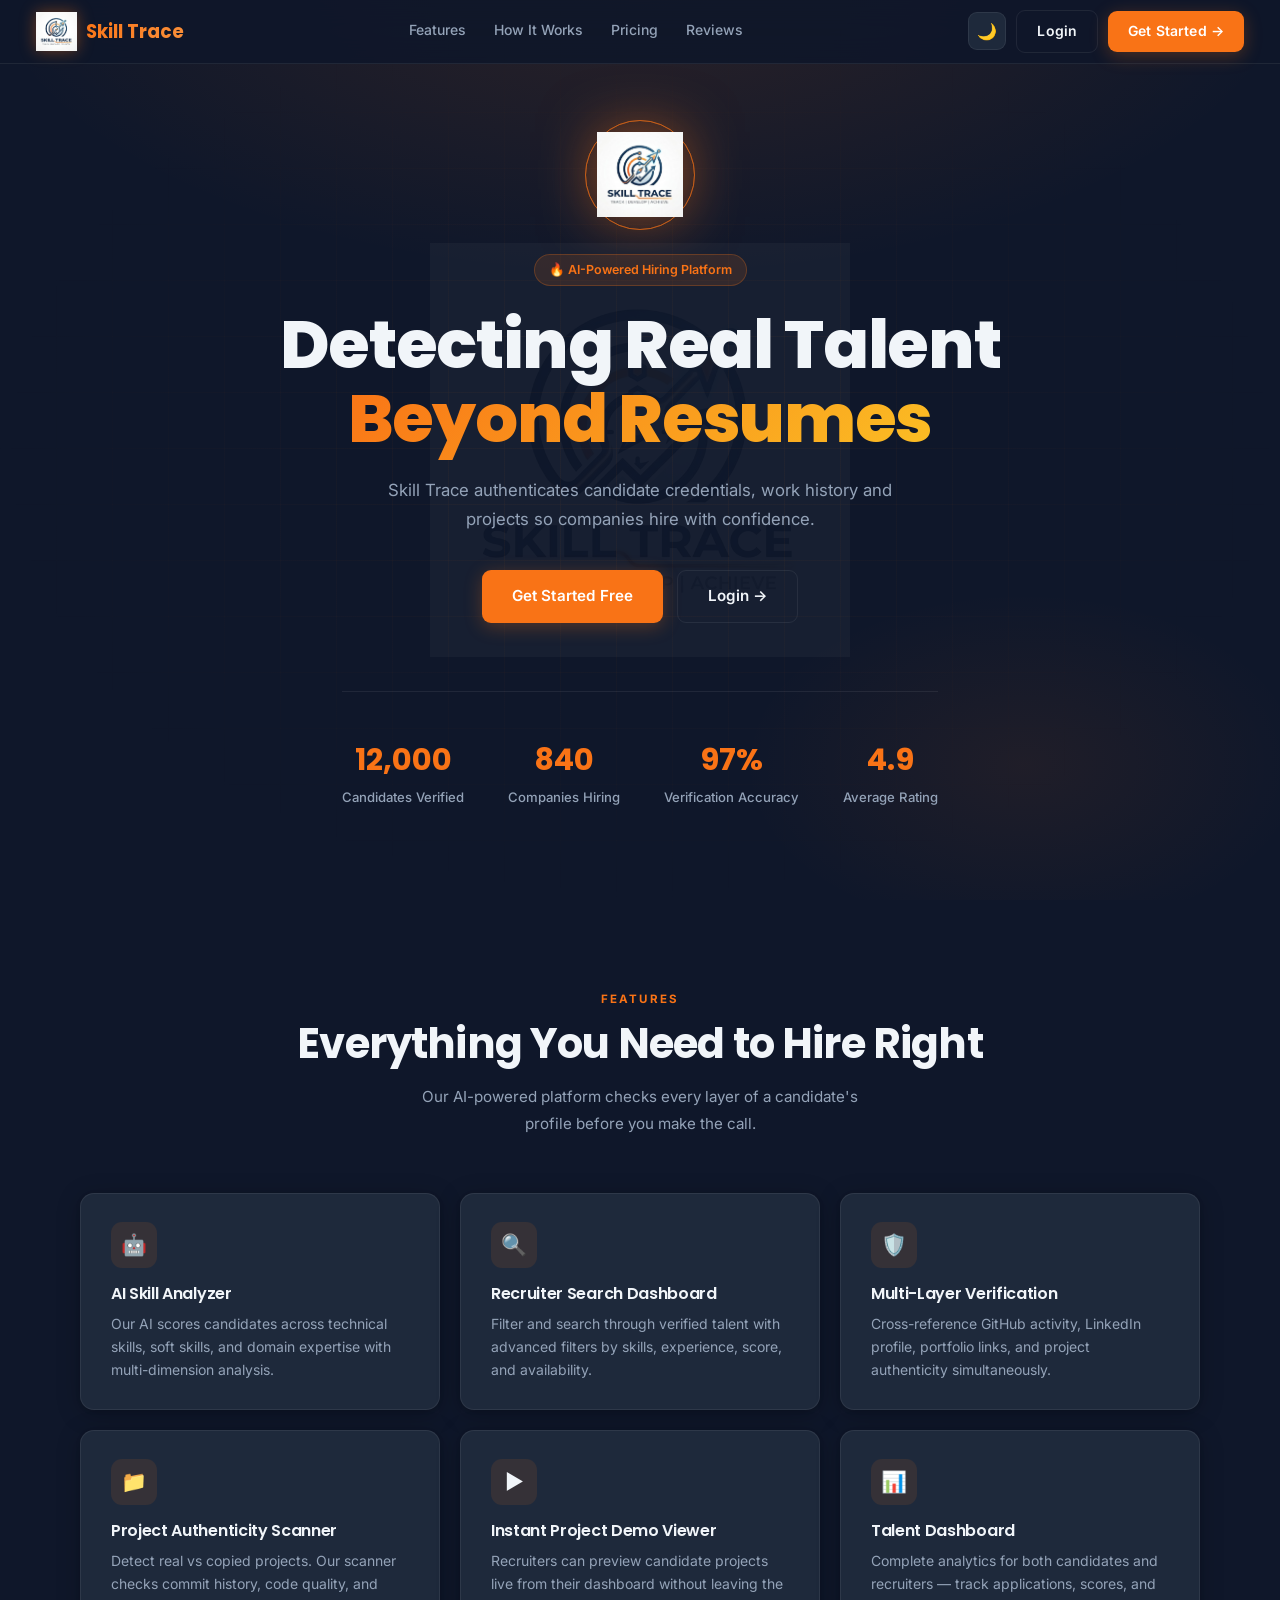
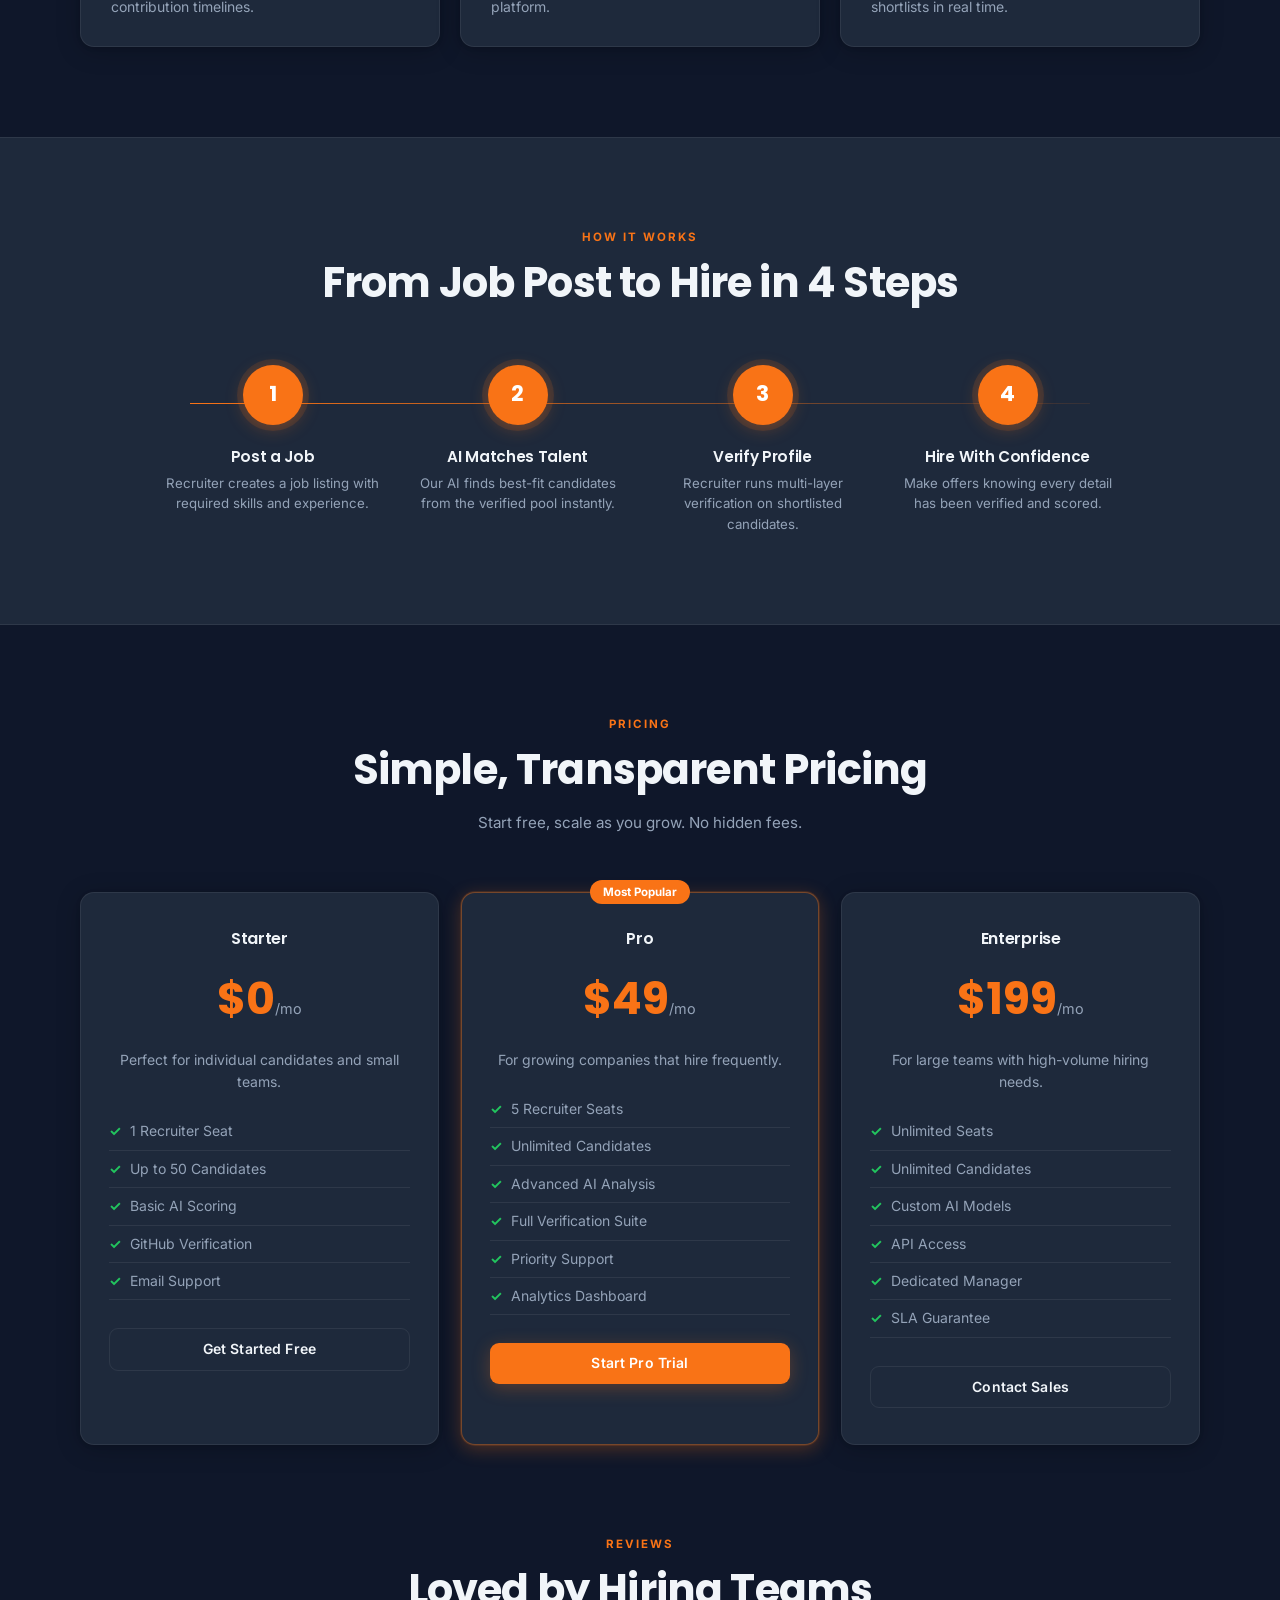
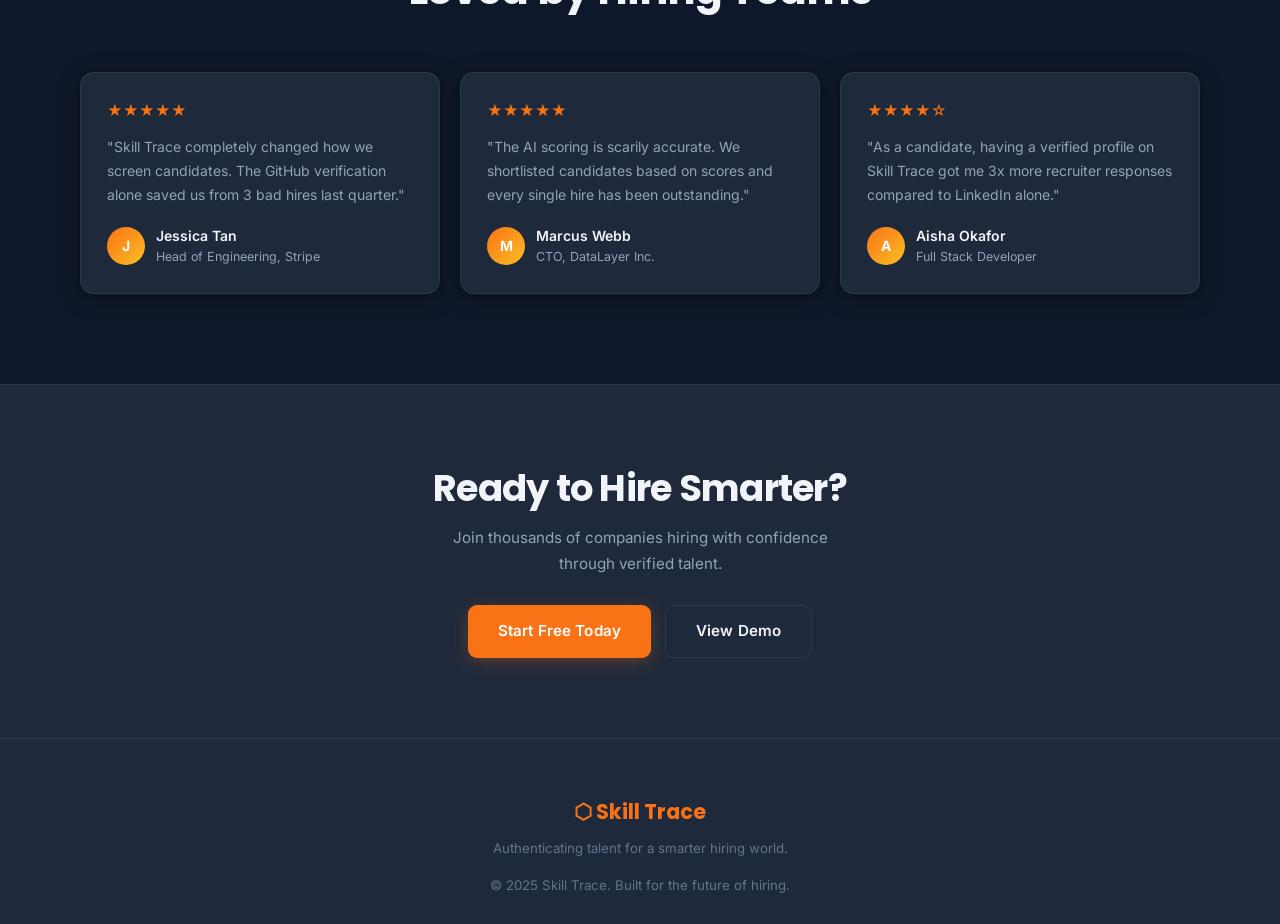
<file: index.html>
<!DOCTYPE html>
<html lang="en">
<head>
  <meta charset="UTF-8" />
  <meta name="viewport" content="width=device-width, initial-scale=1.0" />
  <title>Skill Trace – Detect Real Talent</title>
  <link rel="stylesheet" href="style.css" />
</head>
<body>

<!-- LOGO INTRO ANIMATION OVERLAY -->
<div id="logo-intro-overlay">
  <img id="logo-intro-img" src="logo.png" alt="Skill Trace" onerror="this.style.display='none';document.getElementById('logo-intro-text').style.display='block'" />
  <div id="logo-intro-text" style="display:none;font-family:'Poppins',sans-serif;font-size:2rem;font-weight:800;background:linear-gradient(135deg,#f97316,#fbbf24);-webkit-background-clip:text;-webkit-text-fill-color:transparent;animation:logoIntro 2.5s ease forwards">⬡ Skill Trace</div>
</div>

<!-- NAVBAR -->
<nav class="navbar">
  <a class="nav-logo" href="index.html">
    <img src="logo.png" alt="Skill Trace Logo" onerror="this.style.display='none'" />
    <span>Skill Trace</span>
  </a>
  <div class="nav-links">
    <a href="#features">Features</a>
    <a href="#how">How It Works</a>
    <a href="#pricing">Pricing</a>
    <a href="#reviews">Reviews</a>
  </div>
  <div class="nav-actions">
    <button class="theme-toggle">🌙</button>
    <a href="login.html" class="btn btn-outline">Login</a>
    <a href="signup.html" class="btn btn-primary">Get Started →</a>
  </div>
</nav>

<!-- HERO -->
<section class="hero">
  <div class="hero-bg"></div>
  <div class="hero-grid"></div>

  <!-- Watermark logo behind text -->
  <img class="hero-watermark" src="logo.png" alt="" onerror="this.style.display='none'" />

  <div class="hero-logo-wrap">
    <div class="radar-ring"></div>
    <div class="radar-ring"></div>
    <div class="radar-ring"></div>
    <img class="hero-logo-img" src="logo.png" alt="Skill Trace"
         onerror="this.outerHTML='<div style=\'font-size:5rem;animation:float 3.2s ease-in-out infinite;filter:drop-shadow(0 0 28px rgba(249,115,22,0.6));position:relative;z-index:1\'>⬡</div>'" />
  </div>

  <div class="hero-badge">🔥 AI-Powered Hiring Platform</div>

  <h1>Detecting Real Talent<br /><span>Beyond Resumes</span></h1>
  <p>Skill Trace authenticates candidate credentials, work history and projects so companies hire with confidence.</p>

  <div class="hero-btns">
    <a href="signup.html" class="btn btn-primary" style="padding:13px 30px;font-size:0.95rem">Get Started Free</a>
    <a href="login.html" class="btn btn-outline" style="padding:13px 30px;font-size:0.95rem">Login →</a>
  </div>

  <div class="hero-stats">
    <div class="stat-item"><div class="stat-num" data-target="12000">0</div><div class="stat-label">Candidates Verified</div></div>
    <div class="stat-item"><div class="stat-num" data-target="840">0</div><div class="stat-label">Companies Hiring</div></div>
    <div class="stat-item"><div class="stat-num" data-target="97" data-suffix="%">0</div><div class="stat-label">Verification Accuracy</div></div>
    <div class="stat-item"><div class="stat-num" data-target="4.9" data-decimal>0</div><div class="stat-label">Average Rating</div></div>
  </div>
</section>

<!-- FEATURES -->
<section class="section" id="features">
  <div class="section-header">
    <div class="section-label">Features</div>
    <h2>Everything You Need to Hire Right</h2>
    <p>Our AI-powered platform checks every layer of a candidate's profile before you make the call.</p>
  </div>
  <div class="features-grid">
    <div class="feature-card">
      <div class="feature-icon">🤖</div>
      <h3>AI Skill Analyzer</h3>
      <p>Our AI scores candidates across technical skills, soft skills, and domain expertise with multi-dimension analysis.</p>
    </div>
    <div class="feature-card">
      <div class="feature-icon">🔍</div>
      <h3>Recruiter Search Dashboard</h3>
      <p>Filter and search through verified talent with advanced filters by skills, experience, score, and availability.</p>
    </div>
    <div class="feature-card">
      <div class="feature-icon">🛡️</div>
      <h3>Multi-Layer Verification</h3>
      <p>Cross-reference GitHub activity, LinkedIn profile, portfolio links, and project authenticity simultaneously.</p>
    </div>
    <div class="feature-card">
      <div class="feature-icon">📁</div>
      <h3>Project Authenticity Scanner</h3>
      <p>Detect real vs copied projects. Our scanner checks commit history, code quality, and contribution timelines.</p>
    </div>
    <div class="feature-card">
      <div class="feature-icon">▶️</div>
      <h3>Instant Project Demo Viewer</h3>
      <p>Recruiters can preview candidate projects live from their dashboard without leaving the platform.</p>
    </div>
    <div class="feature-card">
      <div class="feature-icon">📊</div>
      <h3>Talent Dashboard</h3>
      <p>Complete analytics for both candidates and recruiters — track applications, scores, and shortlists in real time.</p>
    </div>
  </div>
</section>

<!-- HOW IT WORKS -->
<section class="how-section" id="how">
  <div style="max-width:1200px;margin:0 auto;padding:0 40px">
    <div class="section-header">
      <div class="section-label">How It Works</div>
      <h2>From Job Post to Hire in 4 Steps</h2>
    </div>
    <div class="how-steps">
      <div class="step-item"><div class="step-num">1</div><h3>Post a Job</h3><p>Recruiter creates a job listing with required skills and experience.</p></div>
      <div class="step-item"><div class="step-num">2</div><h3>AI Matches Talent</h3><p>Our AI finds best-fit candidates from the verified pool instantly.</p></div>
      <div class="step-item"><div class="step-num">3</div><h3>Verify Profile</h3><p>Recruiter runs multi-layer verification on shortlisted candidates.</p></div>
      <div class="step-item"><div class="step-num">4</div><h3>Hire With Confidence</h3><p>Make offers knowing every detail has been verified and scored.</p></div>
    </div>
  </div>
</section>

<!-- PRICING -->
<section class="section" id="pricing">
  <div class="section-header">
    <div class="section-label">Pricing</div>
    <h2>Simple, Transparent Pricing</h2>
    <p>Start free, scale as you grow. No hidden fees.</p>
  </div>
  <div class="pricing-grid">
    <div class="pricing-card">
      <h3>Starter</h3>
      <div class="pricing-price">$0<span>/mo</span></div>
      <p>Perfect for individual candidates and small teams.</p>
      <ul class="pricing-features">
        <li>1 Recruiter Seat</li><li>Up to 50 Candidates</li><li>Basic AI Scoring</li><li>GitHub Verification</li><li>Email Support</li>
      </ul>
      <a href="signup.html" class="btn btn-outline w-full" style="justify-content:center">Get Started Free</a>
    </div>
    <div class="pricing-card featured">
      <div class="pricing-badge">Most Popular</div>
      <h3>Pro</h3>
      <div class="pricing-price">$49<span>/mo</span></div>
      <p>For growing companies that hire frequently.</p>
      <ul class="pricing-features">
        <li>5 Recruiter Seats</li><li>Unlimited Candidates</li><li>Advanced AI Analysis</li><li>Full Verification Suite</li><li>Priority Support</li><li>Analytics Dashboard</li>
      </ul>
      <a href="signup.html" class="btn btn-primary w-full" style="justify-content:center">Start Pro Trial</a>
    </div>
    <div class="pricing-card">
      <h3>Enterprise</h3>
      <div class="pricing-price">$199<span>/mo</span></div>
      <p>For large teams with high-volume hiring needs.</p>
      <ul class="pricing-features">
        <li>Unlimited Seats</li><li>Unlimited Candidates</li><li>Custom AI Models</li><li>API Access</li><li>Dedicated Manager</li><li>SLA Guarantee</li>
      </ul>
      <a href="signup.html" class="btn btn-outline w-full" style="justify-content:center">Contact Sales</a>
    </div>
  </div>
</section>

<!-- REVIEWS -->
<section class="section" id="reviews" style="padding-top:0">
  <div class="section-header">
    <div class="section-label">Reviews</div>
    <h2>Loved by Hiring Teams</h2>
  </div>
  <div class="reviews-grid">
    <div class="review-card">
      <div class="review-stars">★★★★★</div>
      <p class="review-text">"Skill Trace completely changed how we screen candidates. The GitHub verification alone saved us from 3 bad hires last quarter."</p>
      <div class="review-author"><div class="review-avatar">J</div><div><div class="review-name">Jessica Tan</div><div class="review-role">Head of Engineering, Stripe</div></div></div>
    </div>
    <div class="review-card">
      <div class="review-stars">★★★★★</div>
      <p class="review-text">"The AI scoring is scarily accurate. We shortlisted candidates based on scores and every single hire has been outstanding."</p>
      <div class="review-author"><div class="review-avatar">M</div><div><div class="review-name">Marcus Webb</div><div class="review-role">CTO, DataLayer Inc.</div></div></div>
    </div>
    <div class="review-card">
      <div class="review-stars">★★★★☆</div>
      <p class="review-text">"As a candidate, having a verified profile on Skill Trace got me 3x more recruiter responses compared to LinkedIn alone."</p>
      <div class="review-author"><div class="review-avatar">A</div><div><div class="review-name">Aisha Okafor</div><div class="review-role">Full Stack Developer</div></div></div>
    </div>
  </div>
</section>

<!-- CTA -->
<section style="padding:80px 40px;text-align:center;background:var(--bg-card);border-top:1px solid var(--border)">
  <h2 style="font-size:2.3rem;font-weight:700;margin-bottom:14px">Ready to Hire Smarter?</h2>
  <p style="color:var(--text-muted);max-width:380px;margin:0 auto 28px;line-height:1.72;font-size:0.95rem">Join thousands of companies hiring with confidence through verified talent.</p>
  <div style="display:flex;gap:14px;justify-content:center;flex-wrap:wrap">
    <a href="signup.html" class="btn btn-primary" style="padding:13px 30px;font-size:0.95rem">Start Free Today</a>
    <a href="login.html" class="btn btn-outline" style="padding:13px 30px;font-size:0.95rem">View Demo</a>
  </div>
</section>

<footer class="footer">
  <div class="footer-logo">⬡ Skill Trace</div>
  <p>Authenticating talent for a smarter hiring world.</p>
  <p style="margin-top:16px">© 2025 Skill Trace. Built for the future of hiring.</p>
</footer>

<script src="script.js"></script>
<script>
  // Animate hero stats on scroll into view
  const observer = new IntersectionObserver((entries) => {
    entries.forEach(entry => {
      if (entry.isIntersecting) {
        document.querySelectorAll('[data-target]').forEach(el => {
          const target = parseFloat(el.getAttribute('data-target'));
          const suffix = el.getAttribute('data-suffix') || '';
          const isDecimal = el.hasAttribute('data-decimal');
          let current = 0; const steps = 60;
          const increment = target / steps;
          const timer = setInterval(() => {
            current += increment;
            if (current >= target) { current = target; clearInterval(timer); }
            el.textContent = isDecimal ? current.toFixed(1) + suffix : Math.floor(current).toLocaleString() + suffix;
          }, 1400 / steps);
        });
        observer.disconnect();
      }
    });
  });
  const statsEl = document.querySelector('.hero-stats');
  if (statsEl) observer.observe(statsEl);
</script>
</body>
</html>
</file>
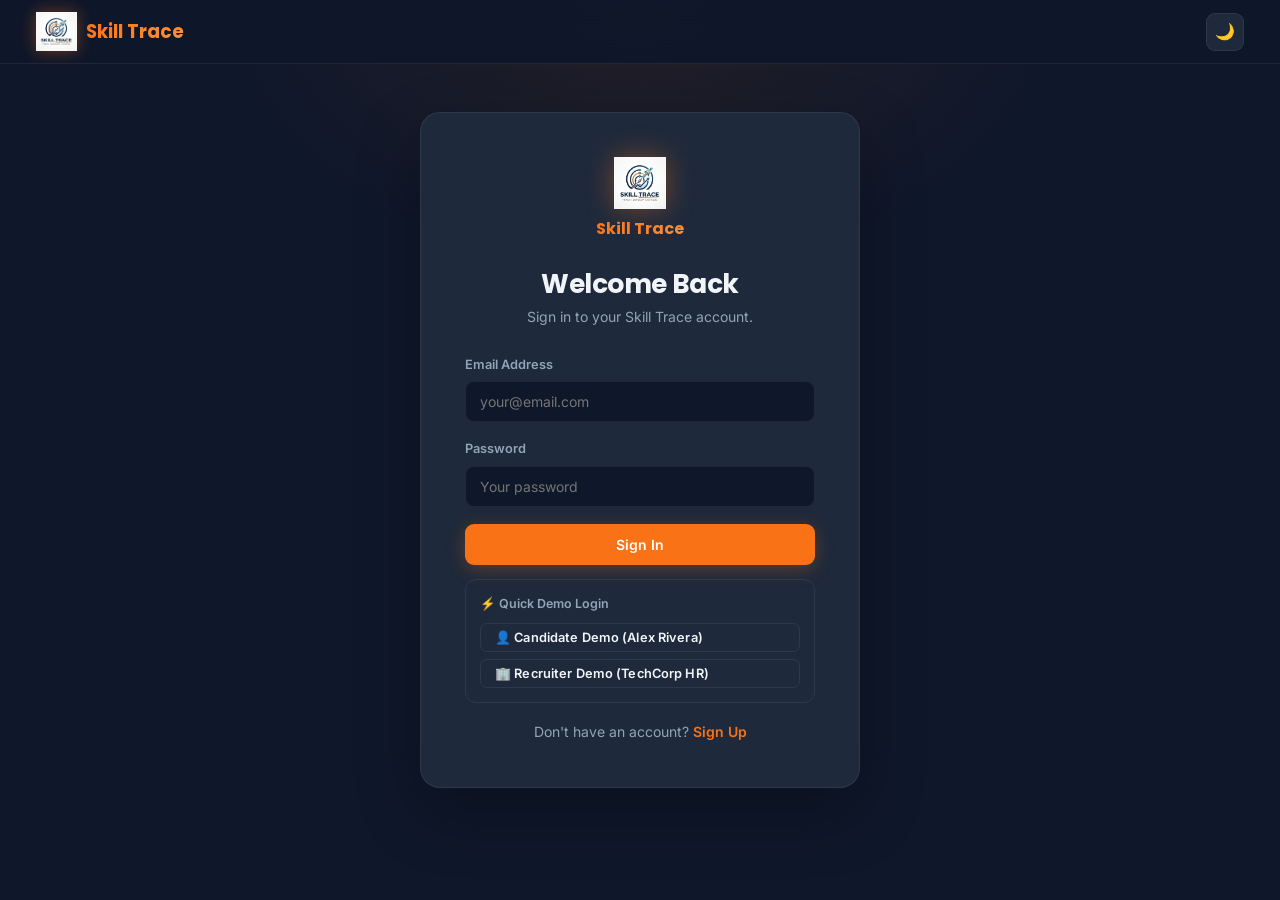
<file: candidate-dashboard.html>
<!DOCTYPE html>
<html lang="en">
<head>
  <meta charset="UTF-8" />
  <meta name="viewport" content="width=device-width, initial-scale=1.0" />
  <title>Dashboard – Skill Trace</title>
  <link rel="stylesheet" href="style.css" />
</head>
<body>

<nav class="navbar">
  <a class="nav-logo" href="index.html">
    <img src="logo.png" alt="Skill Trace" onerror="this.style.display='none'" />
    <span>Skill Trace</span>
  </a>
  <div class="nav-actions">
    <button class="theme-toggle">🌙</button>
    <a href="edit-profile.html" class="btn btn-outline btn-sm">✏️ Edit Profile</a>
  </div>
</nav>

<div class="dashboard-wrap">
  <aside class="sidebar">
    <div class="sidebar-logo-wrap">
      <img src="logo.png" alt="Skill Trace" onerror="this.style.display='none'" />
      <span>Skill Trace</span>
    </div>
    <div class="sidebar-user">
      <div class="sidebar-avatar" id="sidebar-avatar">A</div>
      <div class="sidebar-name" id="sidebar-name">Loading...</div>
      <div class="sidebar-role" id="sidebar-role">👤 Candidate</div>
    </div>
    <nav class="sidebar-nav">
      <div class="sidebar-label">Main Menu</div>
      <a href="candidate-dashboard.html" class="active"><span class="nav-icon">🏠</span> Dashboard</a>
      <a href="edit-profile.html"><span class="nav-icon">✏️</span> Edit Profile</a>
      <a href="job-search.html"><span class="nav-icon">🔍</span> Job Search</a>
      <a href="my-applications.html"><span class="nav-icon">📋</span> My Applications</a>
      <a href="resume-score.html"><span class="nav-icon">📊</span> Resume Score</a>
      <div class="sidebar-label">Account</div>
      <a href="edit-profile.html"><span class="nav-icon">⚙️</span> Settings</a>
    </nav>
    <div class="sidebar-logout">
      <a href="#" id="logout-btn"><span>🚪</span> Logout</a>
    </div>
  </aside>

  <main class="main-content">
    <div class="page-header">
      <h1>Welcome back, <span id="user-firstname" class="text-orange">Candidate</span>! 👋</h1>
      <p>Here's your activity overview and profile status.</p>
    </div>

    <!-- Verification Banner -->
    <div id="verify-banner" style="display:none;background:rgba(234,179,8,0.08);border:1px solid rgba(234,179,8,0.25);border-radius:12px;padding:14px 18px;margin-bottom:20px;align-items:center;gap:12px">
      <span style="font-size:1.3rem">⚠️</span>
      <div>
        <strong style="font-size:0.9rem">Profile Not Verified</strong>
        <p style="font-size:0.82rem;color:var(--text-muted);margin-top:2px">Complete your profile to get verified and increase recruiter visibility.</p>
      </div>
      <a href="edit-profile.html" class="btn btn-warning btn-sm" style="margin-left:auto;white-space:nowrap">Complete Profile</a>
    </div>

    <!-- STATS GRID — all cards are clickable -->
    <div class="stats-grid">
      <div class="stat-card" style="--card-color:#f97316" onclick="openModal('views')">
        <div class="stat-card-icon">👀</div>
        <div class="stat-card-value" id="stat-views">0</div>
        <div class="stat-card-label">Profile Views</div>
        <div class="stat-card-change">↑ Click to see who viewed</div>
      </div>
      <div class="stat-card" style="--card-color:#22c55e" onclick="openModal('apps')">
        <div class="stat-card-icon">📨</div>
        <div class="stat-card-value" id="stat-apps">0</div>
        <div class="stat-card-label">Applications Sent</div>
        <div class="stat-card-change">↑ Click to view list</div>
      </div>
      <div class="stat-card" style="--card-color:#3b82f6" onclick="openModal('score')">
        <div class="stat-card-icon">📊</div>
        <div class="stat-card-value" id="stat-score">0</div>
        <div class="stat-card-label">Resume Score / 10</div>
        <div class="stat-card-change">↑ Click for breakdown</div>
      </div>
      <div class="stat-card" style="--card-color:#a855f7" onclick="openModal('shortlisted')">
        <div class="stat-card-icon">⭐</div>
        <div class="stat-card-value" id="stat-shortlisted">0</div>
        <div class="stat-card-label">Shortlisted / Accepted</div>
        <div class="stat-card-change">↑ Click to see</div>
      </div>
    </div>

    <!-- ROW -->
    <div style="display:grid;grid-template-columns:1fr 1.5fr;gap:20px;margin-bottom:20px">
      <div class="card">
        <div class="card-header">
          <span class="card-title">Profile Completion</span>
          <span id="profile-pct" style="font-family:'Poppins',sans-serif;color:var(--orange);font-weight:700">0%</span>
        </div>
        <div id="completion-items"></div>
        <a href="edit-profile.html" class="btn btn-primary w-full mt-16" style="justify-content:center">Complete Profile</a>
      </div>
      <div class="card">
        <div class="card-header">
          <span class="card-title">🔥 Recommended Jobs</span>
          <a href="job-search.html" class="btn btn-outline btn-sm">View All</a>
        </div>
        <div id="recommended-jobs"></div>
      </div>
    </div>

    <!-- Verification Status -->
    <div class="card">
      <div class="card-header"><span class="card-title">Verification Status</span></div>
      <div style="display:flex;align-items:center;gap:18px">
        <div id="verify-status-icon" style="font-size:2.2rem">⏳</div>
        <div>
          <div id="verify-status-text" style="font-size:1.05rem;font-weight:600">Pending Verification</div>
          <div style="color:var(--text-muted);font-size:0.84rem;margin-top:3px" id="verify-status-sub">Complete your profile and wait for recruiter verification.</div>
        </div>
        <div id="verify-badge-wrap" style="margin-left:auto"></div>
      </div>
    </div>

    <!-- Recent Application Status -->
    <div class="card">
      <div class="card-header">
        <span class="card-title">📋 Recent Application Status</span>
        <a href="my-applications.html" class="btn btn-outline btn-sm">View All</a>
      </div>
      <div id="recent-app-status"></div>
    </div>

  </main>
</div>

<!-- ── MODAL: Profile Views ──────────────────── -->
<div class="modal-overlay" id="modal-views">
  <div class="modal">
    <div class="modal-header">
      <span class="modal-title">👀 Companies That Viewed Your Profile</span>
      <button class="modal-close" onclick="closeModal('views')">✕</button>
    </div>
    <div id="modal-views-content"></div>
  </div>
</div>

<!-- ── MODAL: My Applications ────────────────── -->
<div class="modal-overlay" id="modal-apps">
  <div class="modal" style="max-width:580px">
    <div class="modal-header">
      <span class="modal-title">📨 My Applications</span>
      <button class="modal-close" onclick="closeModal('apps')">✕</button>
    </div>
    <div id="modal-apps-content"></div>
  </div>
</div>

<!-- ── MODAL: Resume Score ───────────────────── -->
<div class="modal-overlay" id="modal-score">
  <div class="modal" style="max-width:520px">
    <div class="modal-header">
      <span class="modal-title">📊 Resume Score Breakdown</span>
      <button class="modal-close" onclick="closeModal('score')">✕</button>
    </div>
    <div id="modal-score-content"></div>
  </div>
</div>

<!-- ── MODAL: Shortlisted ────────────────────── -->
<div class="modal-overlay" id="modal-shortlisted">
  <div class="modal">
    <div class="modal-header">
      <span class="modal-title">⭐ Shortlisted & Accepted Applications</span>
      <button class="modal-close" onclick="closeModal('shortlisted')">✕</button>
    </div>
    <div id="modal-shortlisted-content"></div>
  </div>
</div>

<script src="script.js"></script>
<script>
  const user = requireAuth('candidate');
  if (user) {
    document.getElementById('user-firstname').textContent = user.name.split(' ')[0];

    const score = calculateScore(user);
    document.getElementById('stat-score').textContent = score;

    const allApps = getApplications().filter(a => a.candidateEmail === user.email);
    animateNumber(document.getElementById('stat-apps'), allApps.length);
    animateNumber(document.getElementById('stat-views'), getProfileViews(user.email));

    const accepted = allApps.filter(a => a.status === 'Accepted' || a.status === 'Shortlisted').length;
    animateNumber(document.getElementById('stat-shortlisted'), accepted);

    // Profile completion
    const profile = user.profile || {};
    const checks = [
      { label: 'Full Name', done: !!user.name },
      { label: 'Role / Title', done: !!profile.role },
      { label: 'Skills Added', done: !!(profile.skills && profile.skills.length > 0) },
      { label: 'Experience', done: !!profile.experience },
      { label: 'Projects', done: !!profile.projects },
      { label: 'GitHub URL', done: !!profile.github },
      { label: 'LinkedIn URL', done: !!profile.linkedin },
    ];
    const done = checks.filter(c => c.done).length;
    const pct = Math.round((done / checks.length) * 100);
    document.getElementById('profile-pct').textContent = pct + '%';
    const ciEl = document.getElementById('completion-items');
    checks.forEach(c => {
      const div = document.createElement('div');
      div.style.cssText = 'display:flex;align-items:center;gap:9px;padding:7px 0;border-bottom:1px solid var(--border);font-size:0.84rem';
      div.innerHTML = `<span style="color:${c.done ? 'var(--success)' : 'var(--text-dim)'}">${c.done ? '✅' : '⭕'}</span> ${c.label}`;
      ciEl.appendChild(div);
    });

    // Verification status
    const vs = user.verificationStatus || 'pending';
    const statusMap = {
      verified: { icon: '✅', text: 'Verified', sub: 'Your profile has been verified by recruiters.', badge: 'badge-verified' },
      pending:  { icon: '⏳', text: 'Pending Verification', sub: 'Complete your profile and wait for recruiter verification.', badge: 'badge-pending' },
      rejected: { icon: '❌', text: 'Verification Rejected', sub: 'Some credentials could not be verified. Update your profile.', badge: 'badge-rejected' }
    };
    const sm = statusMap[vs] || statusMap.pending;
    document.getElementById('verify-status-icon').textContent = sm.icon;
    document.getElementById('verify-status-text').textContent = sm.text;
    document.getElementById('verify-status-sub').textContent = sm.sub;
    document.getElementById('verify-badge-wrap').innerHTML = `<span class="verification-badge ${sm.badge}">${sm.text}</span>`;

    // Recommended jobs
    const jobs = getJobs().slice(0, 3);
    const rjEl = document.getElementById('recommended-jobs');
    if (jobs.length === 0) {
      rjEl.innerHTML = '<div class="empty-state"><div class="empty-icon">🔍</div><h3>No Jobs Yet</h3><p>Recruiters haven\'t posted jobs yet.</p></div>';
    } else {
      jobs.forEach(job => {
        const div = document.createElement('div');
        div.style.cssText = 'padding:11px;border:1px solid var(--border);border-radius:10px;margin-bottom:9px;display:flex;align-items:center;justify-content:space-between;gap:12px;transition:all 0.2s';
        div.innerHTML = `
          <div>
            <div style="font-weight:600;font-size:0.88rem">${job.title}</div>
            <div style="color:var(--orange);font-size:0.78rem">${job.company}</div>
            <div style="color:var(--text-muted);font-size:0.76rem;margin-top:3px">💼 ${job.experience}</div>
          </div>
          <a href="job-search.html" class="btn btn-primary btn-sm" style="white-space:nowrap">Apply</a>`;
        rjEl.appendChild(div);
      });
    }

    // Recent application status (synced from recruiter actions)
    const rasEl = document.getElementById('recent-app-status');
    const recentApps = allApps.slice(-4).reverse();
    if (recentApps.length === 0) {
      rasEl.innerHTML = '<div class="empty-state"><div class="empty-icon">📋</div><h3>No applications yet</h3><p>Apply to jobs and track status here.</p></div>';
    } else {
      recentApps.forEach(app => {
        const job = getJobs().find(j => j.id === app.jobId);
        if (!job) return;
        const statusClass = getStatusClass(app.status);
        const statusIcon = getStatusIcon(app.status);
        const div = document.createElement('div');
        div.style.cssText = 'display:flex;align-items:center;gap:13px;padding:11px 0;border-bottom:1px solid var(--border)';
        div.innerHTML = `
          <div style="flex:1">
            <div style="font-weight:600;font-size:0.88rem">${job.title}</div>
            <div style="color:var(--orange);font-size:0.78rem">${job.company}</div>
          </div>
          <span class="app-status ${statusClass}">${statusIcon} ${app.status}</span>`;
        rasEl.appendChild(div);
      });
    }

    // Banner
    if (vs !== 'verified' && pct < 60) {
      document.getElementById('verify-banner').style.display = 'flex';
    }
  }

  // ── MODAL LOGIC ────────────────────────────
  function openModal(type) {
    const modal = document.getElementById('modal-' + type);
    if (!modal) return;
    const contentEl = document.getElementById('modal-' + type + '-content');
    contentEl.innerHTML = '';

    if (type === 'views') {
      // Simulated companies
      const companies = [
        { name: 'TechCorp Inc.', role: 'Senior Frontend Developer', time: '2 hours ago', logo: '🏢' },
        { name: 'DataFlow Systems', role: 'Full Stack Engineer', time: '1 day ago', logo: '📊' },
        { name: 'DesignStudio', role: 'UI/UX Designer', time: '2 days ago', logo: '🎨' },
        { name: 'CloudBase Inc.', role: 'Frontend Developer', time: '3 days ago', logo: '☁️' },
        { name: 'FinTech Labs', role: 'React Developer', time: '1 week ago', logo: '💳' },
      ];
      companies.forEach(c => {
        const div = document.createElement('div');
        div.style.cssText = 'display:flex;align-items:center;gap:13px;padding:12px;border:1px solid var(--border);border-radius:10px;margin-bottom:9px';
        div.innerHTML = `
          <div style="font-size:1.8rem;flex-shrink:0">${c.logo}</div>
          <div style="flex:1">
            <div style="font-weight:600;font-size:0.9rem">${c.name}</div>
            <div style="color:var(--text-muted);font-size:0.8rem">${c.role}</div>
          </div>
          <div style="font-size:0.75rem;color:var(--text-dim)">${c.time}</div>`;
        contentEl.appendChild(div);
      });
    }

    else if (type === 'apps') {
      const apps = getApplications().filter(a => a.candidateEmail === user.email);
      if (apps.length === 0) {
        contentEl.innerHTML = '<div class="empty-state"><div class="empty-icon">📋</div><h3>No applications yet</h3><p>Browse and apply to jobs.</p></div>';
      } else {
        apps.forEach(app => {
          const job = getJobs().find(j => j.id === app.jobId);
          if (!job) return;
          const statusClass = getStatusClass(app.status);
          const statusIcon = getStatusIcon(app.status);
          const div = document.createElement('div');
          div.style.cssText = 'padding:13px;border:1px solid var(--border);border-radius:10px;margin-bottom:9px;display:flex;align-items:center;gap:13px';
          div.innerHTML = `
            <div style="flex:1">
              <div style="font-weight:600;font-size:0.9rem">${job.title}</div>
              <div style="color:var(--orange);font-size:0.8rem">${job.company}</div>
              <div style="color:var(--text-dim);font-size:0.75rem;margin-top:3px">Applied: ${app.appliedAt}${app.updatedAt ? ' · Updated: '+app.updatedAt : ''}</div>
            </div>
            <span class="app-status ${statusClass}">${statusIcon} ${app.status}</span>`;
          contentEl.appendChild(div);
        });
      }
    }

    else if (type === 'score') {
      const s = calculateScore(user);
      const profile = user.profile || {};
      const items = [
        { label: '🔧 Skill Relevance', pct: profile.skills && profile.skills.length ? Math.min(100, profile.skills.length * 20) : 0 },
        { label: '📁 Project Authenticity', pct: profile.projects ? 80 : 0 },
        { label: '💼 Experience Validation', pct: profile.experience ? 90 : 0 },
        { label: '🔗 GitHub Connected', pct: profile.github ? 100 : 0 },
        { label: '💼 LinkedIn Connected', pct: profile.linkedin ? 100 : 0 },
        { label: '🌐 Portfolio Added', pct: profile.portfolio ? 100 : 0 },
      ];
      contentEl.innerHTML = `
        <div style="text-align:center;margin-bottom:20px">
          <div style="font-family:'Poppins',sans-serif;font-size:3rem;font-weight:700;color:var(--orange)">${s}</div>
          <div style="color:var(--text-muted);font-size:0.875rem">out of 10</div>
        </div>`;
      items.forEach(item => {
        const d = document.createElement('div');
        d.className = 'progress-item';
        d.innerHTML = `
          <div class="progress-label"><span>${item.label}</span><span>${item.pct}%</span></div>
          <div class="progress-bar"><div class="progress-fill" style="width:0%"></div></div>`;
        contentEl.appendChild(d);
        setTimeout(() => { d.querySelector('.progress-fill').style.width = item.pct + '%'; }, 100);
      });
      const tip = document.createElement('a');
      tip.href = 'resume-score.html';
      tip.className = 'btn btn-primary w-full mt-16';
      tip.style.cssText = 'justify-content:center;margin-top:16px';
      tip.textContent = '📊 View Full Score Page';
      contentEl.appendChild(tip);
    }

    else if (type === 'shortlisted') {
      const apps = getApplications().filter(a => a.candidateEmail === user.email && (a.status === 'Accepted' || a.status === 'Shortlisted'));
      if (apps.length === 0) {
        contentEl.innerHTML = '<div class="empty-state"><div class="empty-icon">⭐</div><h3>No shortlisted applications yet</h3><p>Keep applying to jobs to get noticed!</p></div>';
      } else {
        apps.forEach(app => {
          const job = getJobs().find(j => j.id === app.jobId);
          if (!job) return;
          const statusClass = getStatusClass(app.status);
          const div = document.createElement('div');
          div.style.cssText = 'padding:13px;border:1px solid rgba(34,197,94,0.2);background:rgba(34,197,94,0.04);border-radius:10px;margin-bottom:9px;display:flex;align-items:center;gap:13px';
          div.innerHTML = `
            <div style="flex:1">
              <div style="font-weight:600;font-size:0.9rem">${job.title}</div>
              <div style="color:var(--orange);font-size:0.8rem">${job.company}</div>
            </div>
            <span class="app-status ${statusClass}">${getStatusIcon(app.status)} ${app.status}</span>`;
          contentEl.appendChild(div);
        });
      }
    }

    modal.classList.add('open');
  }

  function closeModal(type) {
    document.getElementById('modal-' + type).classList.remove('open');
  }

  // Close on backdrop click
  document.querySelectorAll('.modal-overlay').forEach(overlay => {
    overlay.addEventListener('click', e => { if (e.target === overlay) overlay.classList.remove('open'); });
  });
</script>
</body>
</html>
</file>
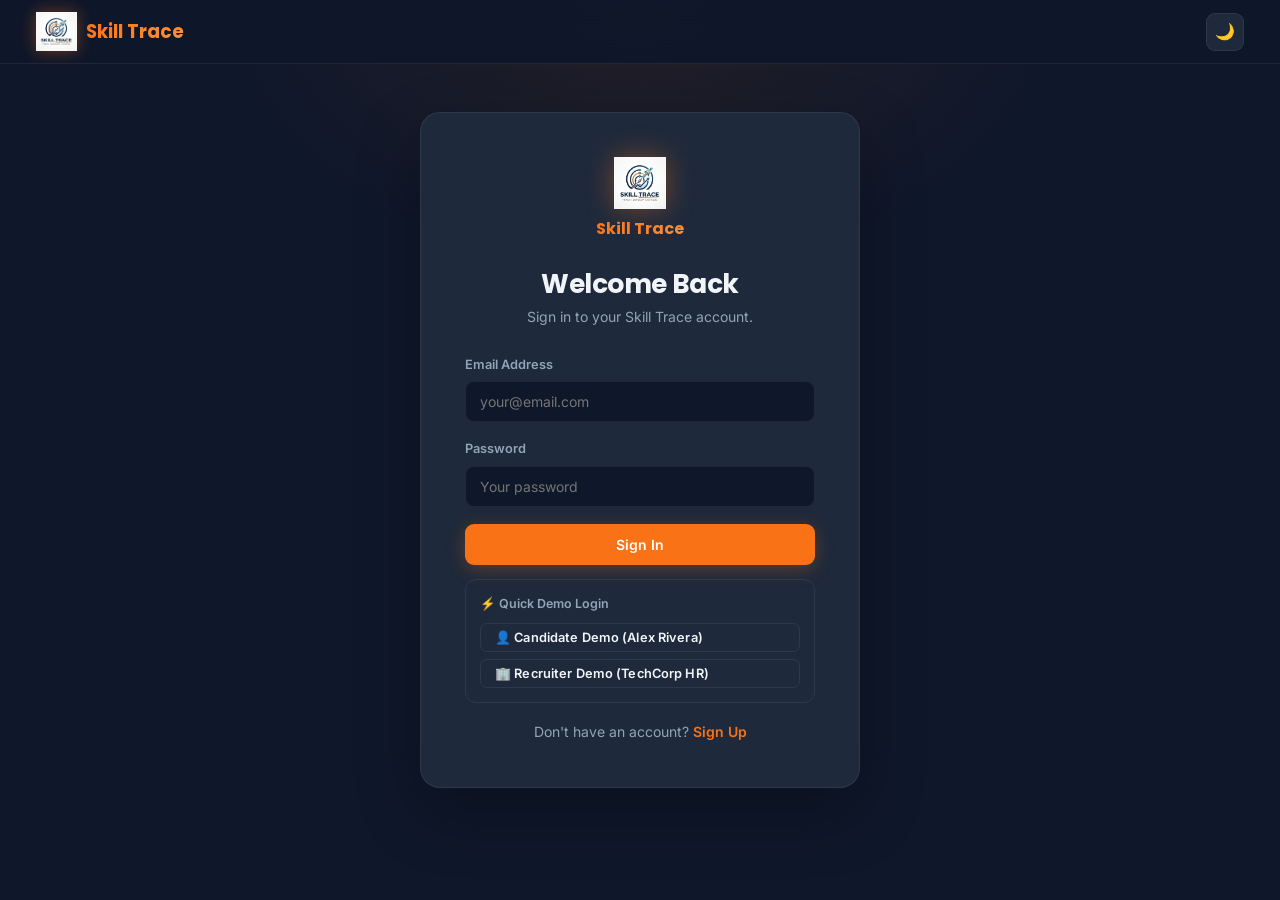
<file: candidate-search.html>
<!DOCTYPE html>
<html lang="en">
<head>
  <meta charset="UTF-8" />
  <meta name="viewport" content="width=device-width, initial-scale=1.0" />
  <title>Search Candidates – Skill Trace</title>
  <link rel="stylesheet" href="style.css" />
</head>
<body>

<nav class="navbar">
  <a class="nav-logo" href="index.html"><img src="logo.png" alt="Skill Trace" onerror="this.style.display='none'" /><span>Skill Trace</span></a>
  <div class="nav-actions">
    <button class="theme-toggle">🌙</button>
    <a href="post-job.html" class="btn btn-primary btn-sm">+ Post Job</a>
  </div>
</nav>

<div class="dashboard-wrap">
  <aside class="sidebar">
    <div class="sidebar-logo-wrap">
      <img src="logo.png" alt="Skill Trace" onerror="this.style.display='none'" />
      <span>Skill Trace</span>
    </div>
    <div class="sidebar-user">
      <div class="sidebar-avatar" id="sidebar-avatar">R</div>
      <div class="sidebar-name" id="sidebar-name">Recruiter</div>
      <div class="sidebar-role" id="sidebar-role">🏢 Recruiter</div>
    </div>
    <nav class="sidebar-nav">
      <div class="sidebar-label">Recruiting</div>
      <a href="recruiter-dashboard.html"><span class="nav-icon">🏠</span> Dashboard</a>
      <a href="candidate-search.html" class="active"><span class="nav-icon">🔍</span> Search Candidates</a>
      <a href="post-job.html"><span class="nav-icon">📝</span> Post Job</a>
      <a href="verification.html"><span class="nav-icon">🛡️</span> Verification System</a>
      <a href="ai-analysis.html"><span class="nav-icon">🤖</span> AI Analysis</a>
      <div class="sidebar-label">Reports</div>
      <a href="recruiter-dashboard.html"><span class="nav-icon">📈</span> Reports</a>
      <a href="post-job.html"><span class="nav-icon">⚙️</span> Settings</a>
    </nav>
    <div class="sidebar-logout">
      <a href="#" id="logout-btn"><span>🚪</span> Logout</a>
    </div>
  </aside>

  <main class="main-content">
    <div class="page-header">
      <h1>Search Candidates 🔍</h1>
      <p>Browse and shortlist verified talent from our database.</p>
    </div>

    <!-- Filters -->
    <div style="display:flex;gap:12px;margin-bottom:24px;flex-wrap:wrap">
      <div class="search-bar" style="flex:1;margin-bottom:0">
        <span class="search-icon">🔍</span>
        <input type="text" id="cand-search" placeholder="Search by name, skill, or role..." oninput="renderCandidates()" />
      </div>
      <select id="filter-status" onchange="renderCandidates()" style="padding:12px 16px;background:var(--bg-card);border:1.5px solid var(--border);border-radius:12px;color:var(--text);font-family:'DM Sans',sans-serif;outline:none">
        <option value="">All Status</option>
        <option value="verified">✅ Verified</option>
        <option value="pending">⏳ Pending</option>
        <option value="rejected">❌ Rejected</option>
      </select>
      <select id="filter-sort" onchange="renderCandidates()" style="padding:12px 16px;background:var(--bg-card);border:1.5px solid var(--border);border-radius:12px;color:var(--text);font-family:'DM Sans',sans-serif;outline:none">
        <option value="score">Sort: Highest Score</option>
        <option value="name">Sort: Name A-Z</option>
      </select>
    </div>

    <div id="results-count" style="font-size:0.85rem;color:var(--text-muted);margin-bottom:16px"></div>

    <div class="candidates-grid" id="candidates-grid"></div>

    <div id="empty-cands" class="empty-state hidden">
      <div class="empty-icon">👥</div>
      <h3>No Candidates Found</h3>
      <p>Try adjusting your filters.</p>
    </div>

  </main>
</div>

<!-- Candidate Profile Modal -->
<div class="modal-overlay" id="profile-modal">
  <div class="modal" style="max-width:560px">
    <div class="modal-header">
      <span class="modal-title">Candidate Profile</span>
      <span class="modal-close" onclick="closeProfileModal()">✕</span>
    </div>
    <div id="profile-modal-content"></div>
  </div>
</div>

<script src="script.js"></script>
<script>
  const user = requireAuth('recruiter');
  let allCandidates = [];
  let shortlisted = JSON.parse(localStorage.getItem('st_shortlisted') || '[]');

  if (user) {
    allCandidates = getUsers().filter(u => u.role === 'candidate');
    renderCandidates();
  }

  function renderCandidates() {
    const q = (document.getElementById('cand-search').value || '').toLowerCase();
    const status = document.getElementById('filter-status').value;
    const sort = document.getElementById('filter-sort').value;
    const grid = document.getElementById('candidates-grid');
    const emptyEl = document.getElementById('empty-cands');
    grid.innerHTML = '';

    let filtered = allCandidates.filter(c => {
      const profile = c.profile || {};
      const skills = Array.isArray(profile.skills) ? profile.skills.join(' ') : '';
      const text = (c.name + ' ' + (profile.role||'') + ' ' + skills).toLowerCase();
      const matchQ = !q || text.includes(q);
      const matchS = !status || c.verificationStatus === status;
      return matchQ && matchS;
    });

    if (sort === 'score') filtered.sort((a,b) => calculateScore(b) - calculateScore(a));
    else filtered.sort((a,b) => a.name.localeCompare(b.name));

    document.getElementById('results-count').textContent = `Showing ${filtered.length} of ${allCandidates.length} candidates`;

    if (filtered.length === 0) { emptyEl.classList.remove('hidden'); return; }
    emptyEl.classList.add('hidden');

    filtered.forEach(c => {
      const score = calculateScore(c);
      const profile = c.profile || {};
      const vs = c.verificationStatus || 'pending';
      const badgeClass = vs === 'verified' ? 'badge-verified' : vs === 'rejected' ? 'badge-rejected' : 'badge-pending';
      const isShortlisted = shortlisted.includes(c.email);
      const skills = Array.isArray(profile.skills) ? profile.skills : [];
      const skillTags = skills.slice(0,4).map(s => `<span class="skill-tag">${s}</span>`).join('');

      const card = document.createElement('div');
      card.className = 'candidate-card';
      card.innerHTML = `
        <div class="candidate-header">
          <div class="cand-avatar">${c.name.charAt(0)}</div>
          <div>
            <div class="cand-name">${c.name}</div>
            <div class="cand-role">${profile.role || 'No role specified'}</div>
          </div>
          <span class="verification-badge ${badgeClass}" style="margin-left:auto">${vs}</span>
        </div>
        <div class="skills-wrap">${skillTags || '<span style="color:var(--text-dim);font-size:0.8rem">No skills listed</span>'}</div>
        <div class="cand-links">
          ${profile.github ? `<a href="${profile.github}" target="_blank">🐙 GitHub</a>` : ''}
          ${profile.linkedin ? `<a href="${profile.linkedin}" target="_blank">💼 LinkedIn</a>` : ''}
          ${profile.portfolio ? `<a href="${profile.portfolio}" target="_blank">🌐 Portfolio</a>` : ''}
        </div>
        <div class="score-display">
          <div class="score-num">${score}</div>
          <div class="score-bar"><div class="score-fill" style="width:${score*10}%"></div></div>
          <div style="font-size:0.78rem;color:var(--text-muted)">/ 10</div>
        </div>
        <div class="cand-actions">
          <button class="btn btn-outline btn-sm" onclick="viewProfile('${c.email}')">👁️ View Profile</button>
          <button class="btn btn-sm ${isShortlisted ? 'btn-success' : 'btn-primary'}" onclick="toggleShortlist('${c.email}', this)">
            ${isShortlisted ? '⭐ Shortlisted' : '+ Shortlist'}
          </button>
          <a href="verification.html?email=${encodeURIComponent(c.email)}" class="btn btn-outline btn-sm">🛡️ Verify</a>
        </div>
      `;
      grid.appendChild(card);
    });
  }

  function toggleShortlist(email, btn) {
    const idx = shortlisted.indexOf(email);
    if (idx >= 0) {
      shortlisted.splice(idx, 1);
      btn.textContent = '+ Shortlist';
      btn.className = 'btn btn-sm btn-primary';
      showToast('Removed from shortlist', 'error');
    } else {
      shortlisted.push(email);
      btn.textContent = '⭐ Shortlisted';
      btn.className = 'btn btn-sm btn-success';
      showToast('Candidate shortlisted! ⭐');
    }
    localStorage.setItem('st_shortlisted', JSON.stringify(shortlisted));
  }

  function viewProfile(email) {
    const candidate = allCandidates.find(c => c.email === email);
    if (!candidate) return;
    const profile = candidate.profile || {};
    const score = calculateScore(candidate);
    const vs = candidate.verificationStatus || 'pending';
    const badgeClass = vs === 'verified' ? 'badge-verified' : vs === 'rejected' ? 'badge-rejected' : 'badge-pending';
    const skills = Array.isArray(profile.skills) ? profile.skills : [];

    document.getElementById('profile-modal-content').innerHTML = `
      <div style="display:flex;align-items:center;gap:16px;margin-bottom:24px">
        <div style="width:60px;height:60px;border-radius:14px;background:linear-gradient(135deg,var(--orange),#fbbf24);display:flex;align-items:center;justify-content:center;font-weight:700;color:white;font-size:1.5rem;flex-shrink:0">${candidate.name.charAt(0)}</div>
        <div>
          <div style="font-size:1.2rem;font-weight:700">${candidate.name}</div>
          <div style="color:var(--orange);font-size:0.85rem">${profile.role || 'No role'}</div>
          <div style="color:var(--text-muted);font-size:0.82rem">${candidate.email}</div>
        </div>
        <span class="verification-badge ${badgeClass}" style="margin-left:auto">${vs}</span>
      </div>

      <div style="display:grid;grid-template-columns:1fr 1fr;gap:16px;margin-bottom:20px">
        <div style="text-align:center;padding:16px;background:var(--bg);border-radius:10px">
          <div style="font-family:'Syne',sans-serif;font-size:2rem;font-weight:800;color:var(--orange)">${score}</div>
          <div style="font-size:0.8rem;color:var(--text-muted)">AI Score / 10</div>
        </div>
        <div style="text-align:center;padding:16px;background:var(--bg);border-radius:10px">
          <div style="font-family:'Syne',sans-serif;font-size:2rem;font-weight:800;color:var(--text)">${skills.length}</div>
          <div style="font-size:0.8rem;color:var(--text-muted)">Skills Listed</div>
        </div>
      </div>

      ${profile.experience ? `
        <div style="margin-bottom:16px">
          <div style="font-size:0.82rem;font-weight:700;color:var(--text-muted);margin-bottom:6px">EXPERIENCE</div>
          <div style="font-size:0.88rem;line-height:1.6">${profile.experience}</div>
        </div>
      ` : ''}

      ${skills.length > 0 ? `
        <div style="margin-bottom:16px">
          <div style="font-size:0.82rem;font-weight:700;color:var(--text-muted);margin-bottom:8px">SKILLS</div>
          <div class="skills-wrap">${skills.map(s => `<span class="skill-tag">${s}</span>`).join('')}</div>
        </div>
      ` : ''}

      ${profile.projects ? `
        <div style="margin-bottom:16px">
          <div style="font-size:0.82rem;font-weight:700;color:var(--text-muted);margin-bottom:6px">PROJECTS</div>
          <div style="font-size:0.88rem;line-height:1.6">${profile.projects}</div>
        </div>
      ` : ''}

      <div style="display:flex;gap:10px;flex-wrap:wrap;margin-bottom:20px">
        ${profile.github ? `<a href="${profile.github}" target="_blank" class="btn btn-outline btn-sm">🐙 GitHub</a>` : ''}
        ${profile.linkedin ? `<a href="${profile.linkedin}" target="_blank" class="btn btn-outline btn-sm">💼 LinkedIn</a>` : ''}
        ${profile.portfolio ? `<a href="${profile.portfolio}" target="_blank" class="btn btn-outline btn-sm">🌐 Portfolio</a>` : ''}
      </div>

      <div style="display:flex;gap:10px">
        <a href="verification.html?email=${encodeURIComponent(candidate.email)}" class="btn btn-primary" style="flex:1;justify-content:center">🛡️ Verify Candidate</a>
        <button class="btn btn-outline" onclick="closeProfileModal()">Close</button>
      </div>
    `;
    document.getElementById('profile-modal').classList.add('open');
  }

  function closeProfileModal() {
    document.getElementById('profile-modal').classList.remove('open');
  }
</script>
</body>
</html>
</file>
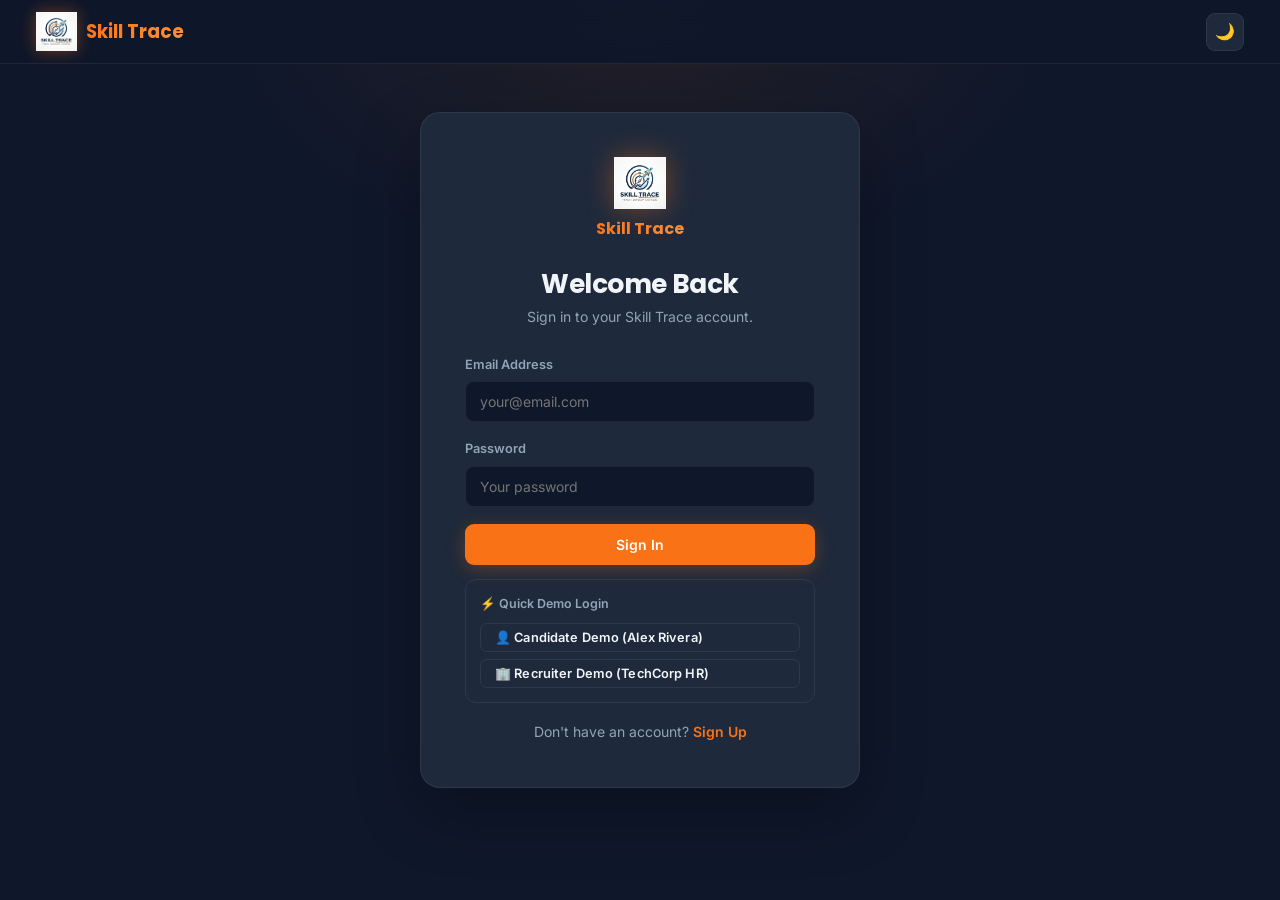
<file: job-search.html>
<!DOCTYPE html>
<html lang="en">
<head>
  <meta charset="UTF-8" />
  <meta name="viewport" content="width=device-width, initial-scale=1.0" />
  <title>Job Search – Skill Trace</title>
  <link rel="stylesheet" href="style.css" />
</head>
<body>

<nav class="navbar">
  <a class="nav-logo" href="index.html">
    <img src="logo.png" alt="Skill Trace" onerror="this.style.display='none'" />
    <span>Skill Trace</span>
  </a>
  <div class="nav-actions">
    <button class="theme-toggle">🌙</button>
  </div>
</nav>

<div class="dashboard-wrap">
  <aside class="sidebar">
    <div class="sidebar-logo-wrap">
      <img src="logo.png" alt="Skill Trace" onerror="this.style.display='none'" />
      <span>Skill Trace</span>
    </div>
    <div class="sidebar-user">
      <div class="sidebar-avatar" id="sidebar-avatar">A</div>
      <div class="sidebar-name" id="sidebar-name">Loading...</div>
      <div class="sidebar-role" id="sidebar-role">👤 Candidate</div>
    </div>
    <nav class="sidebar-nav">
      <div class="sidebar-label">Main Menu</div>
      <a href="candidate-dashboard.html"><span class="nav-icon">🏠</span> Dashboard</a>
      <a href="edit-profile.html"><span class="nav-icon">✏️</span> Edit Profile</a>
      <a href="job-search.html" class="active"><span class="nav-icon">🔍</span> Job Search</a>
      <a href="my-applications.html"><span class="nav-icon">📋</span> My Applications</a>
      <a href="resume-score.html"><span class="nav-icon">📊</span> Resume Score</a>
      <div class="sidebar-label">Account</div>
      <a href="edit-profile.html"><span class="nav-icon">⚙️</span> Settings</a>
    </nav>
    <div class="sidebar-logout">
      <a href="#" id="logout-btn"><span>🚪</span> Logout</a>
    </div>
  </aside>

  <main class="main-content">
    <div class="page-header">
      <h1>Job Search 🔍</h1>
      <p>Explore verified job openings and apply with your Skill Trace profile.</p>
    </div>

    <div class="search-bar">
      <span class="search-icon">🔍</span>
      <input type="text" id="job-search-input" placeholder="Search jobs by title, company or skill..." oninput="filterJobs()" />
    </div>

    <div style="display:flex;gap:7px;margin-bottom:20px;flex-wrap:wrap" id="filter-tags">
      <button class="skill-tag" style="cursor:pointer;padding:5px 13px" onclick="setFilter('')">All Jobs</button>
    </div>

    <div id="recommended-banner" style="background:rgba(249,115,22,0.07);border:1px solid rgba(249,115,22,0.18);border-radius:12px;padding:14px 18px;margin-bottom:20px;display:none">
      <div style="font-size:0.77rem;color:var(--orange);font-weight:700;margin-bottom:5px">✨ RECOMMENDED FOR YOU</div>
      <div id="recommended-list"></div>
    </div>

    <div id="results-info" style="font-size:0.83rem;color:var(--text-muted);margin-bottom:14px"></div>

    <div class="jobs-grid" id="jobs-grid"></div>
    <div id="empty-jobs" class="empty-state hidden">
      <div class="empty-icon">🔍</div>
      <h3>No Jobs Found</h3>
      <p>Try a different search term or check back later.</p>
    </div>
  </main>
</div>

<!-- Apply Success Modal -->
<div class="modal-overlay" id="apply-modal">
  <div class="modal" style="max-width:400px">
    <div style="text-align:center;padding:16px">
      <div style="font-size:2.8rem;margin-bottom:14px">🎉</div>
      <h2 style="margin-bottom:8px;font-size:1.3rem">Application Sent!</h2>
      <p style="color:var(--text-muted);font-size:0.875rem">Your application has been submitted. The recruiter will review your Skill Trace profile and update the status.</p>
      <div style="margin-top:20px;padding:13px;background:rgba(249,115,22,0.07);border-radius:10px;font-size:0.83rem;color:var(--text-muted)">
        📋 Track your application status in <a href="my-applications.html" style="color:var(--orange);font-weight:600">My Applications</a>
      </div>
      <button class="btn btn-primary" style="margin-top:18px;padding:11px 28px;width:100%;justify-content:center" onclick="closeModal()">Got it!</button>
    </div>
  </div>
</div>

<script src="script.js"></script>
<script>
  const user = requireAuth('candidate');
  let allJobs = [];
  let activeFilter = '';

  if (user) {
    allJobs = getJobs();

    // Filter tags
    const allSkills = new Set();
    allJobs.forEach(j => j.skills && j.skills.split(',').forEach(s => allSkills.add(s.trim())));
    const tagsEl = document.getElementById('filter-tags');
    allSkills.forEach(skill => {
      const btn = document.createElement('button');
      btn.className = 'skill-tag';
      btn.style.cssText = 'cursor:pointer;padding:5px 13px';
      btn.textContent = skill;
      btn.onclick = () => setFilter(skill);
      tagsEl.appendChild(btn);
    });

    // Recommended banner
    const userSkills = (user.profile && user.profile.skills) || [];
    if (userSkills.length > 0) {
      const recommended = allJobs.filter(job => {
        const jobSkills = (job.skills || '').toLowerCase();
        return userSkills.some(s => jobSkills.includes(s.toLowerCase()));
      });
      if (recommended.length > 0) {
        document.getElementById('recommended-banner').style.display = 'block';
        const rl = document.getElementById('recommended-list');
        recommended.forEach(j => {
          const span = document.createElement('span');
          span.style.cssText = 'display:inline-block;background:rgba(249,115,22,0.12);color:var(--orange);padding:3px 11px;border-radius:100px;font-size:0.8rem;font-weight:600;margin:3px;cursor:pointer';
          span.textContent = j.title + ' @ ' + j.company;
          span.onclick = () => { document.getElementById('job-search-input').value = j.title; filterJobs(); };
          rl.appendChild(span);
        });
      }
    }
    renderJobs();
  }

  function setFilter(skill) { activeFilter = skill; renderJobs(); }
  function filterJobs() { renderJobs(); }

  function renderJobs() {
    const query = (document.getElementById('job-search-input').value || '').toLowerCase();
    const grid = document.getElementById('jobs-grid');
    const emptyEl = document.getElementById('empty-jobs');
    grid.innerHTML = '';

    const apps = getApplications();
    const filtered = allJobs.filter(job => {
      const text = (job.title + job.company + job.skills + job.description).toLowerCase();
      return (!query || text.includes(query)) && (!activeFilter || (job.skills||'').toLowerCase().includes(activeFilter.toLowerCase()));
    });

    document.getElementById('results-info').textContent = `Showing ${filtered.length} of ${allJobs.length} jobs`;

    if (filtered.length === 0) { emptyEl.classList.remove('hidden'); return; }
    emptyEl.classList.add('hidden');

    filtered.forEach(job => {
      const applied = apps.find(a => a.jobId === job.id && a.candidateEmail === user.email);
      const skillTags = (job.skills || '').split(',').map(s => `<span class="skill-tag">${s.trim()}</span>`).join('');

      const card = document.createElement('div');
      card.className = 'job-card';
      card.innerHTML = `
        <div class="job-company">🏢 ${job.company}</div>
        <div class="job-title">${job.title}</div>
        <div class="job-meta">
          <span>💼 ${job.experience}</span>
          <span>📅 ${job.postedAt}</span>
        </div>
        <div class="skills-wrap">${skillTags}</div>
        <div class="job-desc">${job.description}</div>
        <div style="display:flex;gap:9px;align-items:center">
          ${applied
            ? `<span class="app-status ${getStatusClass(applied.status)}">${getStatusIcon(applied.status)} ${applied.status}</span>`
            : `<button class="btn btn-primary btn-sm" onclick="applyJob('${job.id}', this)">🚀 Apply Now</button>`
          }
        </div>`;
      grid.appendChild(card);
    });
  }

  function applyJob(jobId, btn) {
    const success = applyToJob(jobId, user.email);
    if (success) {
      document.getElementById('apply-modal').classList.add('open');
      btn.outerHTML = `<span class="app-status app-status-applied">📨 Applied</span>`;
    } else {
      showToast('You already applied to this job.', 'error');
    }
  }
  function closeModal() { document.getElementById('apply-modal').classList.remove('open'); }
  document.querySelectorAll('.modal-overlay').forEach(o => { o.addEventListener('click', e => { if(e.target===o) o.classList.remove('open'); }); });
</script>
</body>
</html>
</file>
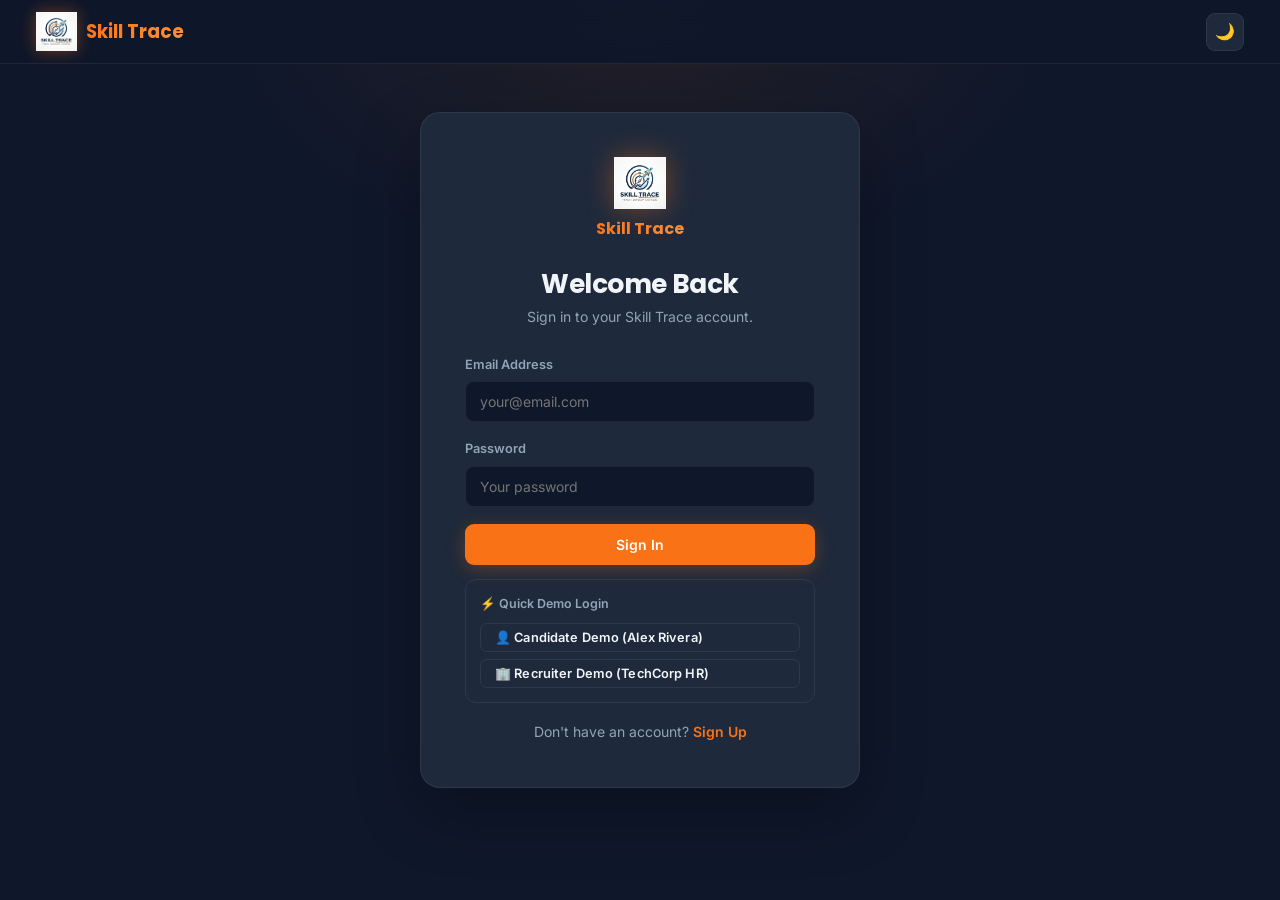
<file: login.html>
<!DOCTYPE html>
<html lang="en">
<head>
  <meta charset="UTF-8" />
  <meta name="viewport" content="width=device-width, initial-scale=1.0" />
  <title>Login – Skill Trace</title>
  <link rel="stylesheet" href="style.css" />
</head>
<body>
<nav class="navbar">
  <a class="nav-logo" href="index.html">
    <img src="logo.png" alt="Skill Trace" onerror="this.style.display='none'" />
    <span>Skill Trace</span>
  </a>
  <div class="nav-actions">
    <button class="theme-toggle">🌙</button>
  </div>
</nav>

<div class="auth-page">
  <div class="auth-card">
    <div class="auth-logo-wrap">
      <img src="logo.png" alt="Skill Trace" onerror="this.style.display='none'" />
      <span>Skill Trace</span>
    </div>
    <h2>Welcome Back</h2>
    <p class="subtitle">Sign in to your Skill Trace account.</p>
    <div id="error-msg" class="error-msg"></div>
    <div class="form-group">
      <label>Email Address</label>
      <input type="email" id="login-email" placeholder="your@email.com" />
    </div>
    <div class="form-group">
      <label>Password</label>
      <input type="password" id="login-password" placeholder="Your password" />
    </div>
    <button class="btn btn-primary w-full" onclick="handleLogin()" style="justify-content:center;padding:12px;margin-bottom:14px">Sign In</button>
    <div style="border:1px solid var(--border);border-radius:11px;padding:14px;margin-bottom:14px">
      <p style="font-size:0.78rem;color:var(--text-muted);font-weight:600;margin-bottom:9px">⚡ Quick Demo Login</p>
      <div style="display:flex;flex-direction:column;gap:7px">
        <button class="btn btn-outline btn-sm" onclick="quickLogin('alex@demo.com','demo123')" style="justify-content:flex-start">👤 Candidate Demo (Alex Rivera)</button>
        <button class="btn btn-outline btn-sm" onclick="quickLogin('recruiter@demo.com','demo123')" style="justify-content:flex-start">🏢 Recruiter Demo (TechCorp HR)</button>
      </div>
    </div>
    <div class="auth-link">Don't have an account? <a href="signup.html">Sign Up</a></div>
  </div>
</div>

<script src="script.js"></script>
<script>
  function handleLogin() {
    const email = document.getElementById('login-email').value.trim().toLowerCase();
    const password = document.getElementById('login-password').value;
    const errEl = document.getElementById('error-msg');
    errEl.style.display = 'none';
    if (!email || !password) { errEl.textContent = 'Please fill in all fields.'; errEl.style.display = 'block'; return; }
    const user = getUserByEmail(email);
    if (!user || user.password !== password) { errEl.textContent = 'Invalid email or password.'; errEl.style.display = 'block'; return; }
    setCurrentUser(user);
    window.location.href = user.role === 'recruiter' ? 'recruiter-dashboard.html' : 'candidate-dashboard.html';
  }
  function quickLogin(email, password) {
    document.getElementById('login-email').value = email;
    document.getElementById('login-password').value = password;
    handleLogin();
  }
  document.addEventListener('keydown', e => { if (e.key === 'Enter') handleLogin(); });
</script>
</body>
</html>
</file>
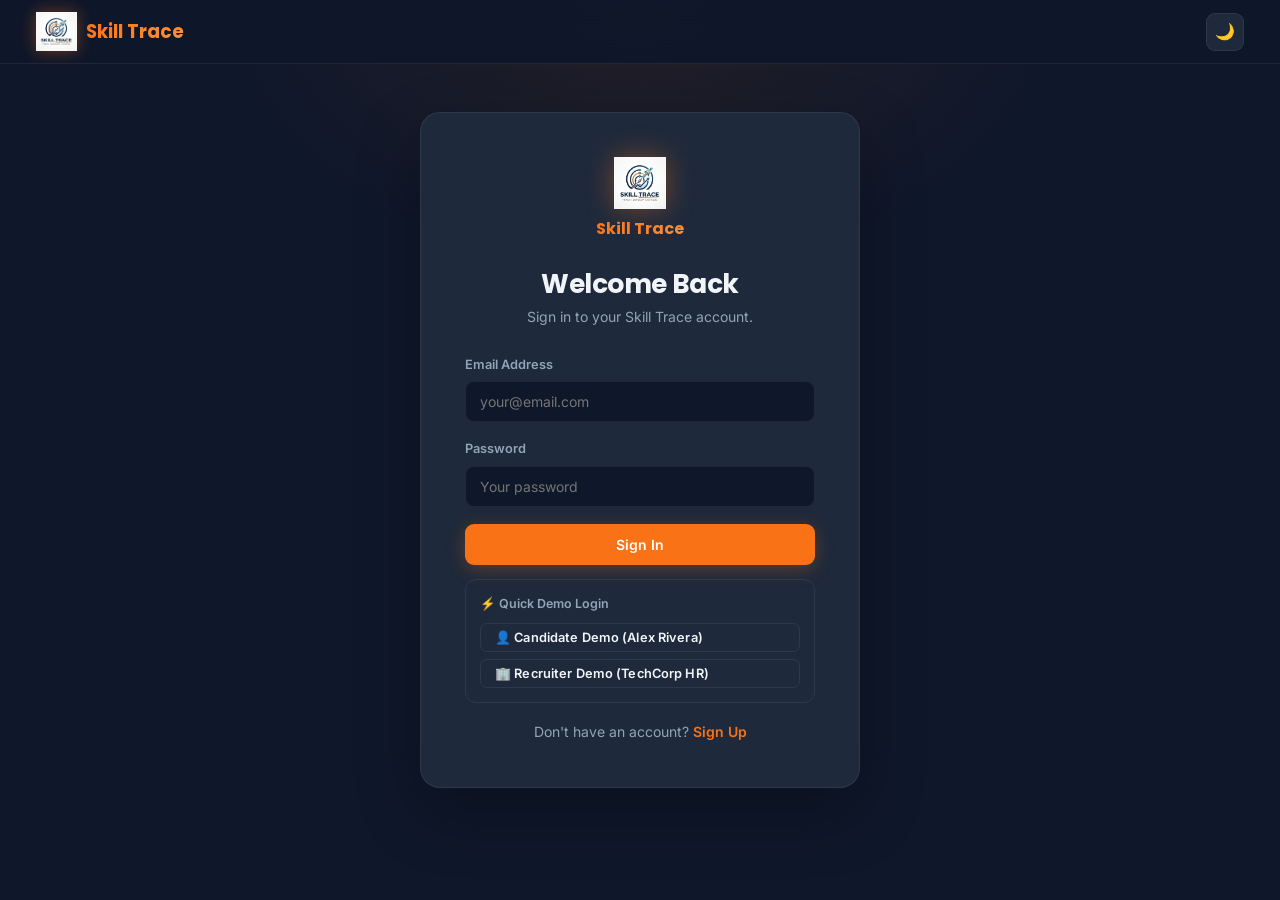
<file: my-applications.html>
<!DOCTYPE html>
<html lang="en">
<head>
  <meta charset="UTF-8" />
  <meta name="viewport" content="width=device-width, initial-scale=1.0" />
  <title>My Applications – Skill Trace</title>
  <link rel="stylesheet" href="style.css" />
</head>
<body>

<nav class="navbar">
  <a class="nav-logo" href="index.html"><img src="logo.png" alt="Skill Trace" onerror="this.style.display='none'" /><span>Skill Trace</span></a>
  <div class="nav-actions">
    <button class="theme-toggle">🌙</button>
  </div>
</nav>

<div class="dashboard-wrap">
  <aside class="sidebar">
    <div class="sidebar-logo-wrap">
      <img src="logo.png" alt="Skill Trace" onerror="this.style.display='none'" />
      <span>Skill Trace</span>
    </div>
    <div class="sidebar-user">
      <div class="sidebar-avatar" id="sidebar-avatar">A</div>
      <div class="sidebar-name" id="sidebar-name">Loading...</div>
      <div class="sidebar-role" id="sidebar-role">👤 Candidate</div>
    </div>
    <nav class="sidebar-nav">
      <div class="sidebar-label">Main Menu</div>
      <a href="candidate-dashboard.html"><span class="nav-icon">🏠</span> Dashboard</a>
      <a href="edit-profile.html"><span class="nav-icon">✏️</span> Edit Profile</a>
      <a href="job-search.html"><span class="nav-icon">🔍</span> Job Search</a>
      <a href="my-applications.html" class="active"><span class="nav-icon">📋</span> My Applications</a>
      <a href="resume-score.html"><span class="nav-icon">📊</span> Resume Score</a>
      <div class="sidebar-label">Account</div>
      <a href="edit-profile.html"><span class="nav-icon">⚙️</span> Settings</a>
    </nav>
    <div class="sidebar-logout">
      <a href="#" id="logout-btn"><span>🚪</span> Logout</a>
    </div>
  </aside>

  <main class="main-content">
    <div class="page-header">
      <h1>My Applications 📋</h1>
      <p>Track all your job applications and their status.</p>
    </div>

    <div id="apps-stats" style="display:grid;grid-template-columns:repeat(3,1fr);gap:16px;margin-bottom:24px"></div>

    <div class="card">
      <div class="card-header">
        <span class="card-title">Application History</span>
        <a href="job-search.html" class="btn btn-primary btn-sm">+ Apply to Jobs</a>
      </div>
      <div id="apps-list"></div>
    </div>
  </main>
</div>

<script src="script.js"></script>
<script>
  const user = requireAuth('candidate');
  if (user) {
    const apps = getApplications().filter(a => a.candidateEmail === user.email);
    const jobs = getJobs();

    // Stats
    const statColors = ['#f97316','#22c55e','#a855f7'];
    const statData = [
      { label: 'Total Applied', value: apps.length, icon: '📨' },
      { label: 'Shortlisted', value: apps.filter(a=>a.status==='Shortlisted').length, icon: '⭐' },
      { label: 'Pending', value: apps.filter(a=>a.status==='Applied').length, icon: '⏳' },
    ];
    const statsEl = document.getElementById('apps-stats');
    statData.forEach((s, i) => {
      const div = document.createElement('div');
      div.className = 'stat-card';
      div.style = `--card-color:${statColors[i]}`;
      div.innerHTML = `<div class="stat-card-icon">${s.icon}</div><div class="stat-card-value">${s.value}</div><div class="stat-card-label">${s.label}</div>`;
      statsEl.appendChild(div);
    });

    // List
    const listEl = document.getElementById('apps-list');
    if (apps.length === 0) {
      listEl.innerHTML = `<div class="empty-state"><div class="empty-icon">📋</div><h3>No Applications Yet</h3><p>Start applying to verified jobs on Skill Trace.</p><a href="job-search.html" class="btn btn-primary mt-16">Browse Jobs</a></div>`;
    } else {
      apps.forEach(app => {
        const job = jobs.find(j => j.id === app.jobId);
        if (!job) return;
        const statusClass = getStatusClass(app.status); const statusIcon = getStatusIcon(app.status);
        const div = document.createElement('div');
        div.style.cssText = 'padding:16px;border:1px solid var(--border);border-radius:12px;margin-bottom:12px;display:flex;align-items:center;justify-content:space-between;gap:16px';
        div.innerHTML = `
          <div>
            <div style="font-weight:700;font-size:1rem">${job.title}</div>
            <div style="color:var(--orange);font-size:0.82rem;margin-top:2px">${job.company}</div>
            <div style="color:var(--text-muted);font-size:0.78rem;margin-top:4px">📅 Applied on ${app.appliedAt}</div>
          </div>
          <div style="display:flex;align-items:center;gap:12px">
            <span class="app-status ${statusClass}">${statusIcon} ${app.status}</span>
          </div>
        `;
        listEl.appendChild(div);
      });
    }
  }
</script>
</body>
</html>
</file>
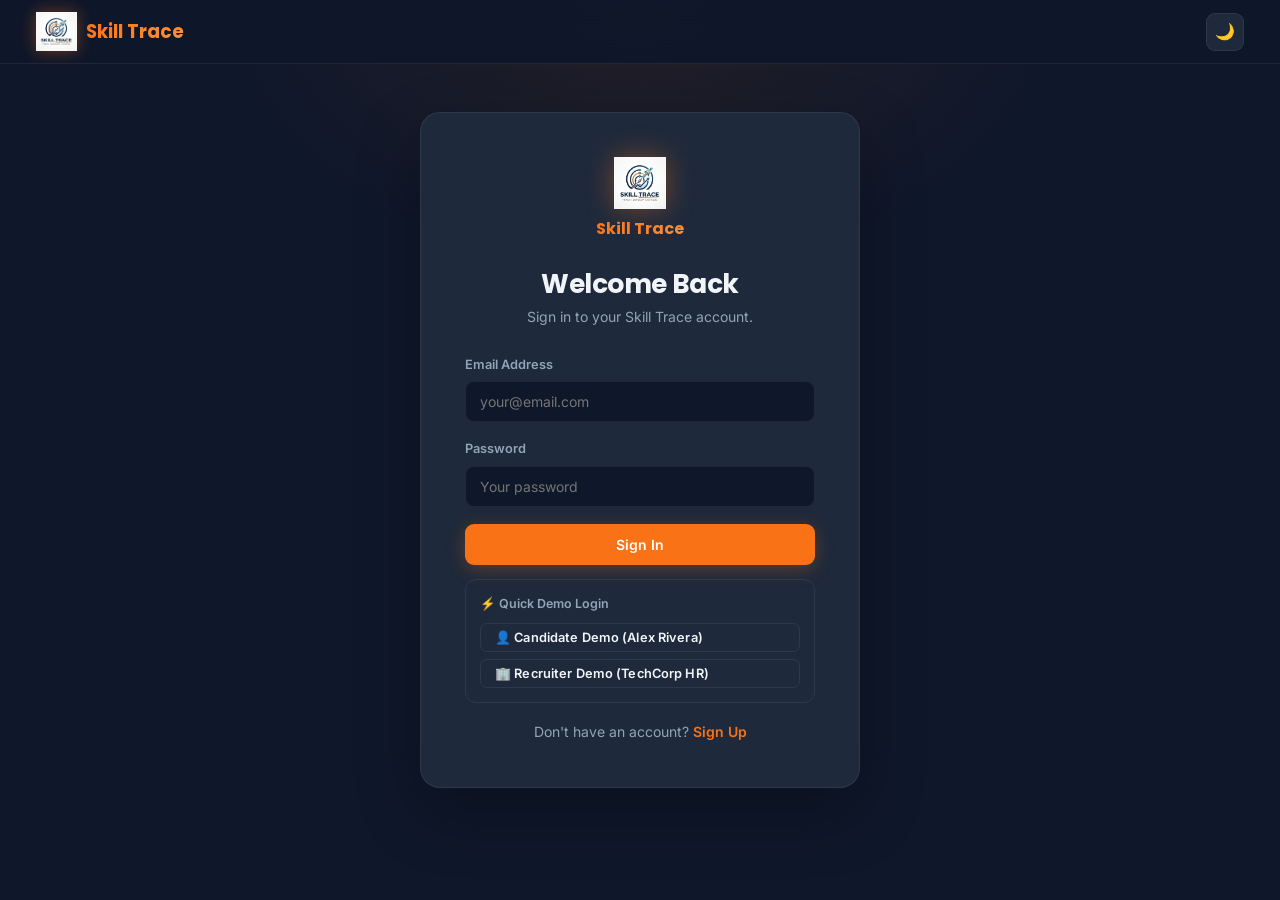
<file: post-job.html>
<!DOCTYPE html>
<html lang="en">
<head>
  <meta charset="UTF-8" />
  <meta name="viewport" content="width=device-width, initial-scale=1.0" />
  <title>Post Job – Skill Trace</title>
  <link rel="stylesheet" href="style.css" />
</head>
<body>

<nav class="navbar">
  <a class="nav-logo" href="index.html"><img src="logo.png" alt="Skill Trace" onerror="this.style.display='none'" /><span>Skill Trace</span></a>
  <div class="nav-actions">
    <button class="theme-toggle">🌙</button>
  </div>
</nav>

<div class="dashboard-wrap">
  <aside class="sidebar">
    <div class="sidebar-logo-wrap">
      <img src="logo.png" alt="Skill Trace" onerror="this.style.display='none'" />
      <span>Skill Trace</span>
    </div>
    <div class="sidebar-user">
      <div class="sidebar-avatar" id="sidebar-avatar">R</div>
      <div class="sidebar-name" id="sidebar-name">Recruiter</div>
      <div class="sidebar-role" id="sidebar-role">🏢 Recruiter</div>
    </div>
    <nav class="sidebar-nav">
      <div class="sidebar-label">Recruiting</div>
      <a href="recruiter-dashboard.html"><span class="nav-icon">🏠</span> Dashboard</a>
      <a href="candidate-search.html"><span class="nav-icon">🔍</span> Search Candidates</a>
      <a href="post-job.html" class="active"><span class="nav-icon">📝</span> Post Job</a>
      <a href="verification.html"><span class="nav-icon">🛡️</span> Verification System</a>
      <a href="ai-analysis.html"><span class="nav-icon">🤖</span> AI Analysis</a>
      <div class="sidebar-label">Reports</div>
      <a href="recruiter-dashboard.html"><span class="nav-icon">📈</span> Reports</a>
      <a href="post-job.html"><span class="nav-icon">⚙️</span> Settings</a>
    </nav>
    <div class="sidebar-logout">
      <a href="#" id="logout-btn"><span>🚪</span> Logout</a>
    </div>
  </aside>

  <main class="main-content">
    <div class="page-header">
      <h1>Post a Job 📝</h1>
      <p>Create a verified job listing that candidates can apply to.</p>
    </div>

    <div style="display:grid;grid-template-columns:1.5fr 1fr;gap:24px">

      <!-- Form -->
      <div class="card">
        <div class="card-header"><span class="card-title">Job Details</span></div>

        <div id="error-msg" class="error-msg"></div>

        <div class="form-group">
          <label>Job Title *</label>
          <input type="text" id="job-title" placeholder="e.g. Senior Frontend Developer" />
        </div>
        <div class="form-group">
          <label>Company Name *</label>
          <input type="text" id="job-company" placeholder="e.g. TechCorp Inc." />
        </div>
        <div class="form-group">
          <label>Required Skills (comma separated) *</label>
          <input type="text" id="job-skills" placeholder="e.g. React, TypeScript, Node.js" />
        </div>
        <div class="form-group">
          <label>Experience Required *</label>
          <input type="text" id="job-experience" placeholder="e.g. 3+ years" />
        </div>
        <div class="form-group">
          <label>Job Description *</label>
          <textarea id="job-desc" placeholder="Describe the role, responsibilities, and benefits..." style="min-height:140px"></textarea>
        </div>

        <div style="display:flex;gap:12px">
          <button class="btn btn-primary" onclick="postJob()" style="padding:12px 28px">🚀 Post Job</button>
          <button class="btn btn-outline" onclick="clearForm()">Clear</button>
        </div>
      </div>

      <!-- Preview & Posted Jobs -->
      <div>
        <!-- Preview Card -->
        <div class="card" style="margin-bottom:24px">
          <div class="card-header"><span class="card-title">Live Preview</span></div>
          <div id="job-preview">
            <div style="color:var(--text-muted);font-size:0.85rem;text-align:center;padding:20px">Fill in the form to see a preview</div>
          </div>
        </div>

        <!-- Posted Jobs -->
        <div class="card">
          <div class="card-header">
            <span class="card-title">Your Posted Jobs</span>
            <span id="jobs-count" style="font-size:0.8rem;color:var(--text-muted)">0 jobs</span>
          </div>
          <div id="posted-jobs-list"></div>
        </div>
      </div>
    </div>

  </main>
</div>

<script src="script.js"></script>
<script>
  const user = requireAuth('recruiter');

  function updatePreview() {
    const title = document.getElementById('job-title').value || 'Job Title';
    const company = document.getElementById('job-company').value || 'Company Name';
    const skills = document.getElementById('job-skills').value || '';
    const exp = document.getElementById('job-experience').value || 'Not specified';
    const desc = document.getElementById('job-desc').value || 'Job description will appear here...';

    const skillTags = skills.split(',').filter(s => s.trim()).map(s =>
      `<span class="skill-tag">${s.trim()}</span>`
    ).join('');

    document.getElementById('job-preview').innerHTML = `
      <div style="border:1px solid rgba(249,115,22,0.3);border-radius:10px;padding:20px">
        <div style="color:var(--orange);font-size:0.82rem;font-weight:600;margin-bottom:6px">🏢 ${company}</div>
        <div style="font-size:1.1rem;font-weight:700;margin-bottom:10px">${title}</div>
        <div style="color:var(--text-muted);font-size:0.82rem;margin-bottom:10px">💼 ${exp}</div>
        <div class="skills-wrap" style="margin-bottom:12px">${skillTags || '<span style="color:var(--text-dim);font-size:0.8rem">No skills added</span>'}</div>
        <div style="color:var(--text-muted);font-size:0.85rem;line-height:1.5">${desc}</div>
      </div>
    `;
  }

  // Live preview
  ['job-title','job-company','job-skills','job-experience','job-desc'].forEach(id => {
    document.getElementById(id).addEventListener('input', updatePreview);
  });

  function postJob() {
    const title = document.getElementById('job-title').value.trim();
    const company = document.getElementById('job-company').value.trim();
    const skills = document.getElementById('job-skills').value.trim();
    const experience = document.getElementById('job-experience').value.trim();
    const description = document.getElementById('job-desc').value.trim();
    const errEl = document.getElementById('error-msg');
    errEl.style.display = 'none';

    if (!title || !company || !skills || !experience || !description) {
      errEl.textContent = 'Please fill in all required fields.';
      errEl.style.display = 'block'; return;
    }

    saveJob({ title, company, skills, experience, description, postedBy: user.email });
    showToast('Job posted successfully! 🎉');
    clearForm();
    renderPostedJobs();
  }

  function clearForm() {
    ['job-title','job-company','job-skills','job-experience','job-desc'].forEach(id => {
      document.getElementById(id).value = '';
    });
    updatePreview();
  }

  function renderPostedJobs() {
    const jobs = getJobs().filter(j => j.postedBy === user.email);
    const listEl = document.getElementById('posted-jobs-list');
    document.getElementById('jobs-count').textContent = jobs.length + ' job' + (jobs.length !== 1 ? 's' : '');

    if (jobs.length === 0) {
      listEl.innerHTML = '<div style="color:var(--text-muted);font-size:0.85rem;text-align:center;padding:20px">No jobs posted yet.</div>';
      return;
    }

    listEl.innerHTML = '';
    jobs.slice().reverse().forEach(job => {
      const apps = getApplications().filter(a => a.jobId === job.id);
      const div = document.createElement('div');
      div.style.cssText = 'padding:12px;border:1px solid var(--border);border-radius:10px;margin-bottom:10px';
      div.innerHTML = `
        <div style="font-weight:700;font-size:0.9rem">${job.title}</div>
        <div style="color:var(--orange);font-size:0.78rem;margin-top:2px">${job.company}</div>
        <div style="display:flex;gap:12px;margin-top:6px">
          <span style="font-size:0.75rem;color:var(--text-muted)">📅 ${job.postedAt}</span>
          <span style="font-size:0.75rem;color:var(--text-muted)">📨 ${apps.length} applicants</span>
        </div>
      `;
      listEl.appendChild(div);
    });
  }

  if (user) {
    renderPostedJobs();
    updatePreview();
  }
</script>
</body>
</html>
</file>
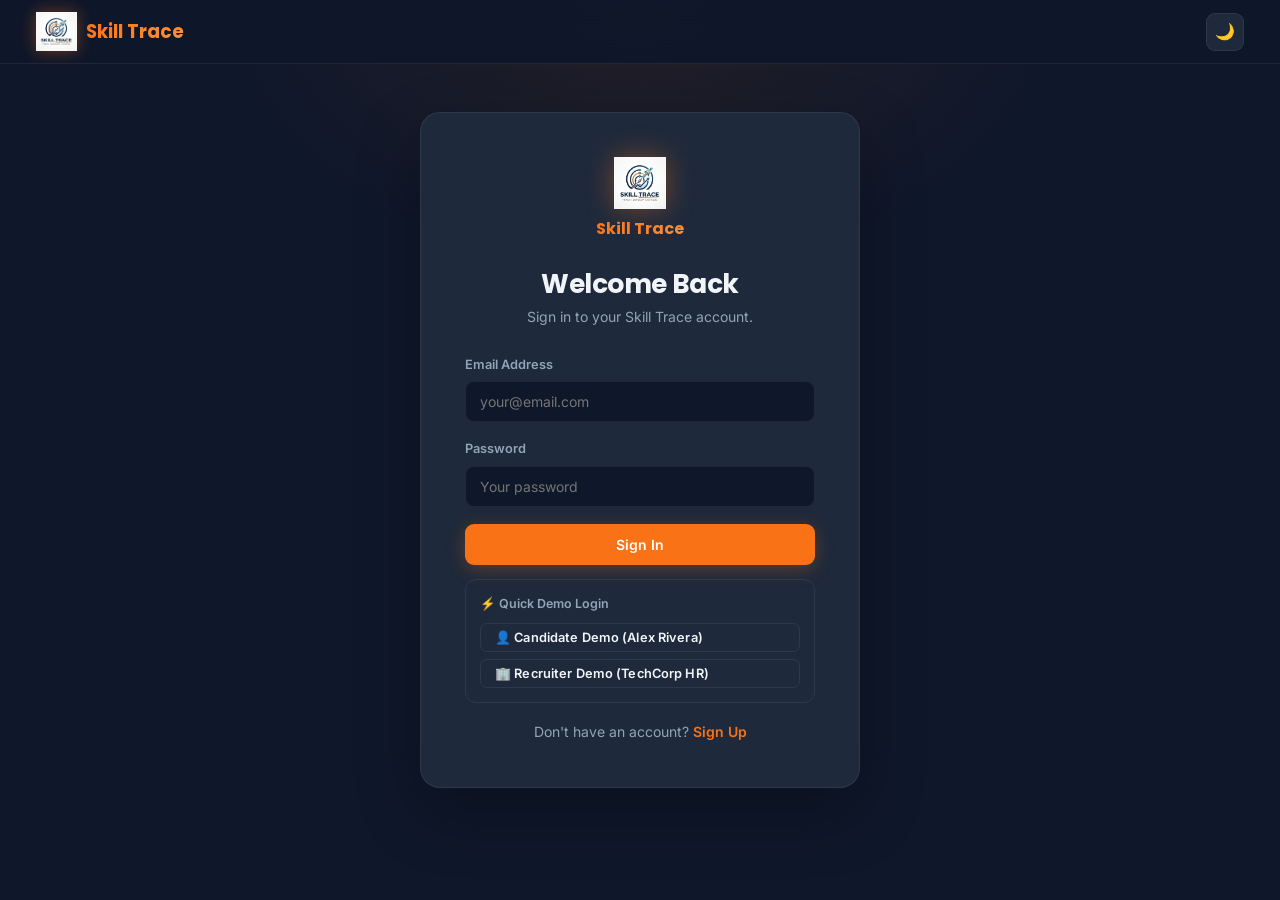
<file: resume-score.html>
<!DOCTYPE html>
<html lang="en">
<head>
  <meta charset="UTF-8" />
  <meta name="viewport" content="width=device-width, initial-scale=1.0" />
  <title>Resume Score – Skill Trace</title>
  <link rel="stylesheet" href="style.css" />
</head>
<body>

<nav class="navbar">
  <a class="nav-logo" href="index.html"><img src="logo.png" alt="Skill Trace" onerror="this.style.display='none'" /><span>Skill Trace</span></a>
  <div class="nav-actions">
    <button class="theme-toggle">🌙</button>
  </div>
</nav>

<div class="dashboard-wrap">
  <aside class="sidebar">
    <div class="sidebar-logo-wrap">
      <img src="logo.png" alt="Skill Trace" onerror="this.style.display='none'" />
      <span>Skill Trace</span>
    </div>
    <div class="sidebar-user">
      <div class="sidebar-avatar" id="sidebar-avatar">A</div>
      <div class="sidebar-name" id="sidebar-name">Loading...</div>
      <div class="sidebar-role" id="sidebar-role">👤 Candidate</div>
    </div>
    <nav class="sidebar-nav">
      <div class="sidebar-label">Main Menu</div>
      <a href="candidate-dashboard.html"><span class="nav-icon">🏠</span> Dashboard</a>
      <a href="edit-profile.html"><span class="nav-icon">✏️</span> Edit Profile</a>
      <a href="job-search.html"><span class="nav-icon">🔍</span> Job Search</a>
      <a href="my-applications.html"><span class="nav-icon">📋</span> My Applications</a>
      <a href="resume-score.html" class="active"><span class="nav-icon">📊</span> Resume Score</a>
      <div class="sidebar-label">Account</div>
      <a href="edit-profile.html"><span class="nav-icon">⚙️</span> Settings</a>
    </nav>
    <div class="sidebar-logout">
      <a href="#" id="logout-btn"><span>🚪</span> Logout</a>
    </div>
  </aside>

  <main class="main-content">
    <div class="page-header">
      <h1>AI Resume Score 📊</h1>
      <p>Your profile completeness score analyzed by our AI engine.</p>
    </div>

    <!-- Score Hero -->
    <div class="score-hero">
      <div class="score-circle" id="score-circle">
        <div class="score-circle-inner">
          <div class="score-big" id="score-big">0</div>
          <div class="score-max">/ 10</div>
        </div>
      </div>
      <h2 id="score-label" style="font-size:1.5rem;margin-bottom:8px">Calculating...</h2>
      <p id="score-desc" style="color:var(--text-muted);max-width:400px;margin:0 auto;line-height:1.6"></p>
    </div>

    <!-- Score Breakdown -->
    <div style="display:grid;grid-template-columns:1fr 1fr;gap:24px">

      <div class="card">
        <div class="card-header"><span class="card-title">Score Breakdown</span></div>

        <div class="progress-item">
          <div class="progress-label">
            <span>🔧 Skill Relevance</span>
            <span id="p-skills-val">0%</span>
          </div>
          <div class="progress-bar"><div class="progress-fill" id="p-skills"></div></div>
        </div>

        <div class="progress-item">
          <div class="progress-label">
            <span>📁 Project Authenticity</span>
            <span id="p-proj-val">0%</span>
          </div>
          <div class="progress-bar"><div class="progress-fill" id="p-proj"></div></div>
        </div>

        <div class="progress-item">
          <div class="progress-label">
            <span>💼 Experience Validation</span>
            <span id="p-exp-val">0%</span>
          </div>
          <div class="progress-bar"><div class="progress-fill" id="p-exp"></div></div>
        </div>

        <div class="progress-item">
          <div class="progress-label">
            <span>🔗 Profile Links</span>
            <span id="p-links-val">0%</span>
          </div>
          <div class="progress-bar"><div class="progress-fill" id="p-links"></div></div>
        </div>

        <div class="progress-item">
          <div class="progress-label">
            <span>📝 Profile Completeness</span>
            <span id="p-complete-val">0%</span>
          </div>
          <div class="progress-bar"><div class="progress-fill" id="p-complete"></div></div>
        </div>
      </div>

      <!-- Improvement Tips -->
      <div class="card">
        <div class="card-header"><span class="card-title">💡 Improvement Tips</span></div>
        <div id="tips-list"></div>
        <div style="margin-top:20px">
          <a href="edit-profile.html" class="btn btn-primary w-full" style="justify-content:center">✏️ Update Profile</a>
        </div>
      </div>

    </div>

    <!-- Score Tiers -->
    <div class="card" style="margin-top:24px">
      <div class="card-header"><span class="card-title">Score Tiers</span></div>
      <div style="display:grid;grid-template-columns:repeat(4,1fr);gap:16px">
        <div id="tier-1" style="text-align:center;padding:16px;border-radius:10px;border:1px solid var(--border)">
          <div style="font-size:1.5rem;margin-bottom:8px">🔴</div>
          <div style="font-weight:700;font-size:0.9rem">0–4</div>
          <div style="color:var(--text-muted);font-size:0.78rem">Needs Work</div>
        </div>
        <div id="tier-2" style="text-align:center;padding:16px;border-radius:10px;border:1px solid var(--border)">
          <div style="font-size:1.5rem;margin-bottom:8px">🟡</div>
          <div style="font-weight:700;font-size:0.9rem">4–6</div>
          <div style="color:var(--text-muted);font-size:0.78rem">Average</div>
        </div>
        <div id="tier-3" style="text-align:center;padding:16px;border-radius:10px;border:1px solid var(--border)">
          <div style="font-size:1.5rem;margin-bottom:8px">🟢</div>
          <div style="font-weight:700;font-size:0.9rem">6–8.5</div>
          <div style="color:var(--text-muted);font-size:0.78rem">Good</div>
        </div>
        <div id="tier-4" style="text-align:center;padding:16px;border-radius:10px;border:1px solid var(--border)">
          <div style="font-size:1.5rem;margin-bottom:8px">⭐</div>
          <div style="font-weight:700;font-size:0.9rem">8.5–10</div>
          <div style="color:var(--text-muted);font-size:0.78rem">Elite</div>
        </div>
      </div>
    </div>

  </main>
</div>

<script src="script.js"></script>
<script>
  const user = requireAuth('candidate');
  if (user) {
    const profile = user.profile || {};
    const score = calculateScore(user);

    // Animate score circle
    setTimeout(() => {
      let current = 0;
      const target = score;
      const circle = document.getElementById('score-circle');
      const bigEl = document.getElementById('score-big');
      const steps = 60;
      const increment = target / steps;
      let i = 0;
      const t = setInterval(() => {
        i++;
        current = Math.min(target, current + increment);
        bigEl.textContent = current.toFixed(1);
        const deg = (current / 10) * 360;
        circle.style.background = `conic-gradient(var(--orange) ${deg}deg, var(--bg) ${deg}deg)`;
        if (i >= steps) clearInterval(t);
      }, 20);
    }, 300);

    // Score label
    let label, desc;
    if (score >= 8.5) { label = '⭐ Elite Profile'; desc = 'Your profile is outstanding. You\'re in the top 10% of candidates on Skill Trace.'; }
    else if (score >= 6) { label = '🟢 Strong Profile'; desc = 'Great work! Add more projects and links to reach Elite status.'; }
    else if (score >= 4) { label = '🟡 Average Profile'; desc = 'Fill in your skills, GitHub, and experience to stand out to recruiters.'; }
    else { label = '🔴 Needs Improvement'; desc = 'Your profile is incomplete. Complete it to get noticed by top recruiters.'; }

    document.getElementById('score-label').textContent = label;
    document.getElementById('score-desc').textContent = desc;

    // Progress bars
    const hasSkills = profile.skills && profile.skills.length > 0;
    const hasProjects = !!profile.projects;
    const hasExp = !!profile.experience;
    const hasLinks = !!(profile.github || profile.linkedin);
    const fields = [!!user.name, !!profile.role, hasSkills, hasExp, hasProjects, !!profile.github, !!profile.linkedin];
    const completePct = Math.round(fields.filter(Boolean).length / fields.length * 100);

    setTimeout(() => {
      const sp = (val, barId, valId) => {
        document.getElementById(valId).textContent = val + '%';
        animateProgress(document.getElementById(barId), val);
      };
      sp(hasSkills ? Math.min(100, (profile.skills.length / 5) * 100) : 0, 'p-skills', 'p-skills-val');
      sp(hasProjects ? 80 : 0, 'p-proj', 'p-proj-val');
      sp(hasExp ? 90 : 0, 'p-exp', 'p-exp-val');
      sp(hasLinks ? (profile.github && profile.linkedin ? 100 : 50) : 0, 'p-links', 'p-links-val');
      sp(completePct, 'p-complete', 'p-complete-val');
    }, 400);

    // Tips
    const tips = [];
    if (!hasSkills) tips.push({ icon: '🔧', text: 'Add your technical skills to attract relevant jobs.' });
    if (!hasProjects) tips.push({ icon: '📁', text: 'List your projects to showcase real-world experience.' });
    if (!profile.github) tips.push({ icon: '🐙', text: 'Connect your GitHub to verify coding activity.' });
    if (!profile.linkedin) tips.push({ icon: '💼', text: 'Add LinkedIn for professional network verification.' });
    if (!hasExp) tips.push({ icon: '💡', text: 'Write about your work experience to improve validation.' });
    if (!profile.portfolio) tips.push({ icon: '🌐', text: 'Add a portfolio URL to stand out from the crowd.' });
    if (tips.length === 0) tips.push({ icon: '🎉', text: 'Your profile is complete! Keep it updated.' });

    const tipsEl = document.getElementById('tips-list');
    tips.forEach(t => {
      const div = document.createElement('div');
      div.style.cssText = 'display:flex;align-items:flex-start;gap:12px;padding:10px 0;border-bottom:1px solid var(--border);font-size:0.88rem;color:var(--text-muted)';
      div.innerHTML = `<span style="font-size:1.2rem;flex-shrink:0">${t.icon}</span>${t.text}`;
      tipsEl.appendChild(div);
    });

    // Highlight tier
    const tierMap = { 'tier-1': score < 4, 'tier-2': score >= 4 && score < 6, 'tier-3': score >= 6 && score < 8.5, 'tier-4': score >= 8.5 };
    Object.entries(tierMap).forEach(([id, active]) => {
      if (active) {
        const el = document.getElementById(id);
        el.style.borderColor = 'var(--orange)';
        el.style.background = 'rgba(249,115,22,0.08)';
      }
    });
  }
</script>
</body>
</html>
</file>
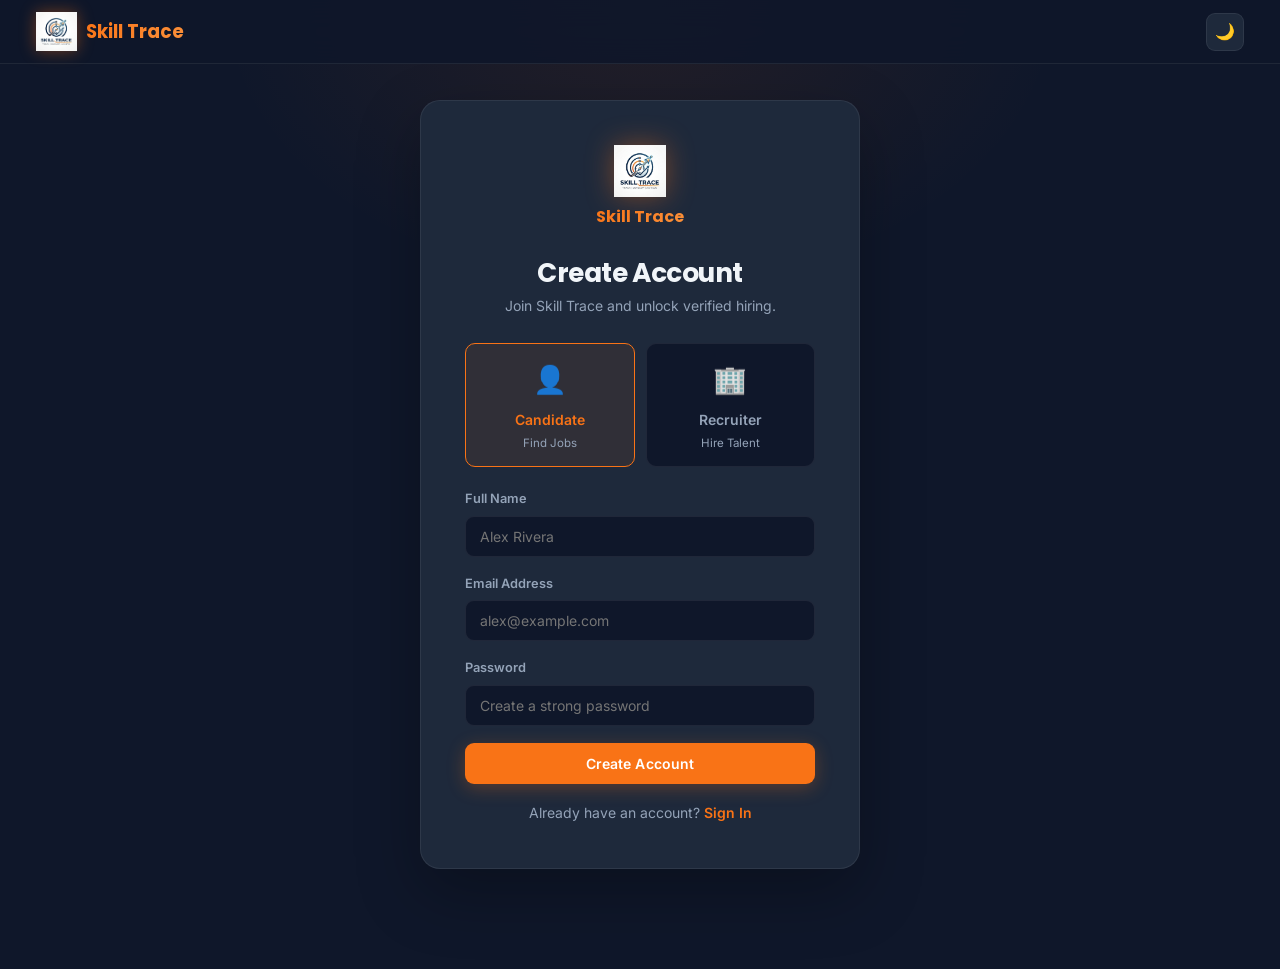
<file: signup.html>
<!DOCTYPE html>
<html lang="en">
<head>
  <meta charset="UTF-8" />
  <meta name="viewport" content="width=device-width, initial-scale=1.0" />
  <title>Sign Up – Skill Trace</title>
  <link rel="stylesheet" href="style.css" />
</head>
<body>
<nav class="navbar">
  <a class="nav-logo" href="index.html">
    <img src="logo.png" alt="Skill Trace" onerror="this.style.display='none'" />
    <span>Skill Trace</span>
  </a>
  <div class="nav-actions">
    <button class="theme-toggle">🌙</button>
  </div>
</nav>

<div class="auth-page">
  <div class="auth-card">
    <div class="auth-logo-wrap">
      <img src="logo.png" alt="Skill Trace" onerror="this.style.display='none'" />
      <span>Skill Trace</span>
    </div>
    <h2>Create Account</h2>
    <p class="subtitle">Join Skill Trace and unlock verified hiring.</p>
    <div class="role-toggle">
      <div class="role-btn active" id="role-candidate" onclick="selectRole('candidate')">
        <span class="role-icon">👤</span>
        <div class="role-name">Candidate</div>
        <div style="font-size:0.72rem;color:var(--text-muted);margin-top:3px">Find Jobs</div>
      </div>
      <div class="role-btn" id="role-recruiter" onclick="selectRole('recruiter')">
        <span class="role-icon">🏢</span>
        <div class="role-name">Recruiter</div>
        <div style="font-size:0.72rem;color:var(--text-muted);margin-top:3px">Hire Talent</div>
      </div>
    </div>
    <div id="error-msg" class="error-msg"></div>
    <div class="form-group"><label>Full Name</label><input type="text" id="signup-name" placeholder="Alex Rivera" /></div>
    <div class="form-group"><label>Email Address</label><input type="email" id="signup-email" placeholder="alex@example.com" /></div>
    <div class="form-group"><label>Password</label><input type="password" id="signup-password" placeholder="Create a strong password" /></div>
    <button class="btn btn-primary w-full" onclick="handleSignup()" style="justify-content:center;padding:12px">Create Account</button>
    <div class="auth-link">Already have an account? <a href="login.html">Sign In</a></div>
  </div>
</div>

<script src="script.js"></script>
<script>
  let selectedRole = 'candidate';
  function selectRole(role) {
    selectedRole = role;
    document.getElementById('role-candidate').classList.toggle('active', role === 'candidate');
    document.getElementById('role-recruiter').classList.toggle('active', role === 'recruiter');
  }
  function handleSignup() {
    const name = document.getElementById('signup-name').value.trim();
    const email = document.getElementById('signup-email').value.trim().toLowerCase();
    const password = document.getElementById('signup-password').value;
    const errEl = document.getElementById('error-msg');
    errEl.style.display = 'none';
    if (!name || !email || !password) { errEl.textContent = 'Please fill in all fields.'; errEl.style.display = 'block'; return; }
    if (password.length < 6) { errEl.textContent = 'Password must be at least 6 characters.'; errEl.style.display = 'block'; return; }
    if (getUserByEmail(email)) { errEl.textContent = 'An account with this email already exists.'; errEl.style.display = 'block'; return; }
    const user = { name, email, password, role: selectedRole, profile: {}, verificationStatus: 'pending' };
    const users = getUsers(); users.push(user); saveUsers(users); setCurrentUser(user);
    window.location.href = selectedRole === 'recruiter' ? 'recruiter-dashboard.html' : 'candidate-dashboard.html';
  }
</script>
</body>
</html>
</file>
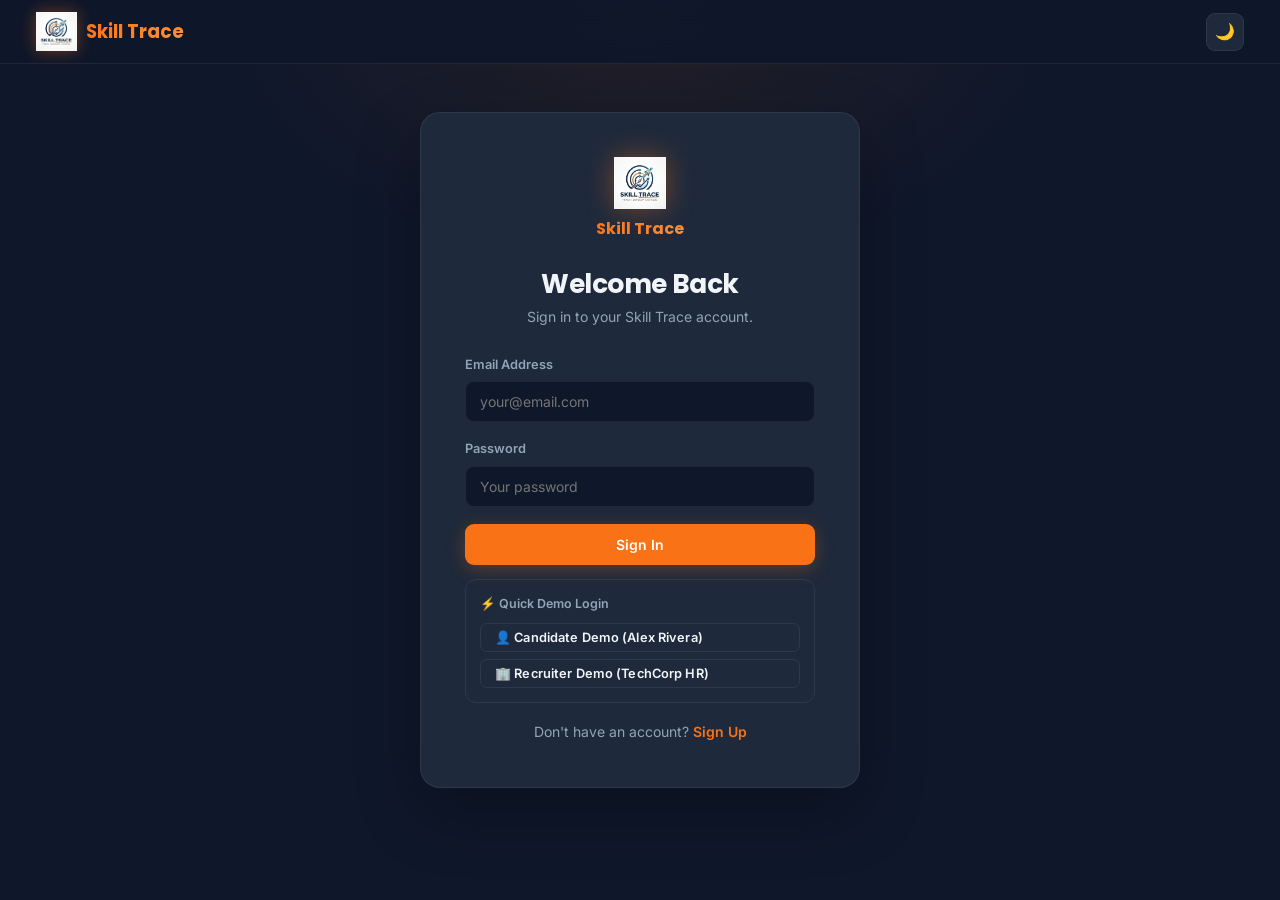
<file: verification.html>
<!DOCTYPE html>
<html lang="en">
<head>
  <meta charset="UTF-8" />
  <meta name="viewport" content="width=device-width, initial-scale=1.0" />
  <title>Verification System – Skill Trace</title>
  <link rel="stylesheet" href="style.css" />
</head>
<body>

<nav class="navbar">
  <a class="nav-logo" href="index.html"><img src="logo.png" alt="Skill Trace" onerror="this.style.display='none'" /><span>Skill Trace</span></a>
  <div class="nav-actions">
    <button class="theme-toggle">🌙</button>
  </div>
</nav>

<div class="dashboard-wrap">
  <aside class="sidebar">
    <div class="sidebar-logo-wrap">
      <img src="logo.png" alt="Skill Trace" onerror="this.style.display='none'" />
      <span>Skill Trace</span>
    </div>
    <div class="sidebar-user">
      <div class="sidebar-avatar" id="sidebar-avatar">R</div>
      <div class="sidebar-name" id="sidebar-name">Recruiter</div>
      <div class="sidebar-role" id="sidebar-role">🏢 Recruiter</div>
    </div>
    <nav class="sidebar-nav">
      <div class="sidebar-label">Recruiting</div>
      <a href="recruiter-dashboard.html"><span class="nav-icon">🏠</span> Dashboard</a>
      <a href="candidate-search.html"><span class="nav-icon">🔍</span> Search Candidates</a>
      <a href="post-job.html"><span class="nav-icon">📝</span> Post Job</a>
      <a href="verification.html" class="active"><span class="nav-icon">🛡️</span> Verification System</a>
      <a href="ai-analysis.html"><span class="nav-icon">🤖</span> AI Analysis</a>
      <div class="sidebar-label">Reports</div>
      <a href="recruiter-dashboard.html"><span class="nav-icon">📈</span> Reports</a>
    </nav>
    <div class="sidebar-logout">
      <a href="#" id="logout-btn"><span>🚪</span> Logout</a>
    </div>
  </aside>

  <main class="main-content">
    <div class="page-header">
      <h1>Verification System 🛡️</h1>
      <p>Run AI-powered multi-layer verification on candidates.</p>
    </div>

    <div style="display:grid;grid-template-columns:1.2fr 1fr;gap:24px">

      <!-- Candidate List -->
      <div>
        <div class="card" style="margin-bottom:24px">
          <div class="card-header">
            <span class="card-title">Select Candidate to Verify</span>
          </div>
          <div class="search-bar" style="margin-bottom:16px">
            <span class="search-icon">🔍</span>
            <input type="text" id="verify-search" placeholder="Search candidate..." oninput="renderVerifyList()" />
          </div>
          <div id="verify-list"></div>
        </div>
      </div>

      <!-- Verification Panel -->
      <div>
        <div class="card" id="verify-panel">
          <div style="text-align:center;padding:40px;color:var(--text-muted)">
            <div style="font-size:3rem;margin-bottom:16px">🛡️</div>
            <h3>Select a Candidate</h3>
            <p style="font-size:0.85rem;margin-top:8px">Choose a candidate from the list to run verification checks.</p>
          </div>
        </div>
      </div>
    </div>

    <!-- Recent Verifications -->
    <div class="card" style="margin-top:0">
      <div class="card-header"><span class="card-title">Verification History</span></div>
      <div id="verify-history"></div>
    </div>

  </main>
</div>

<!-- Verification Animation Overlay -->
<div class="verify-overlay" id="verify-overlay" style="display:none">
  <div class="verify-modal">
    <div class="verify-icon">🔍</div>
    <h2 style="margin-bottom:8px">Running Verification</h2>
    <p style="color:var(--text-muted);font-size:0.9rem" id="verify-candidate-name">Analyzing candidate...</p>

    <ul class="verify-steps">
      <li class="verify-step">
        <div class="step-dot waiting" id="step-1-dot">1</div>
        <span id="step-1-text">Analyzing Resume...</span>
        <span id="step-1-status" style="margin-left:auto;color:var(--text-muted)">⏳</span>
      </li>
      <li class="verify-step">
        <div class="step-dot waiting" id="step-2-dot">2</div>
        <span id="step-2-text">Checking GitHub...</span>
        <span id="step-2-status" style="margin-left:auto;color:var(--text-muted)">⏳</span>
      </li>
      <li class="verify-step">
        <div class="step-dot waiting" id="step-3-dot">3</div>
        <span id="step-3-text">Scanning LinkedIn...</span>
        <span id="step-3-status" style="margin-left:auto;color:var(--text-muted)">⏳</span>
      </li>
      <li class="verify-step">
        <div class="step-dot waiting" id="step-4-dot">4</div>
        <span id="step-4-text">Generating Skill Score...</span>
        <span id="step-4-status" style="margin-left:auto;color:var(--text-muted)">⏳</span>
      </li>
    </ul>

    <div id="verify-result" style="display:none;margin-top:20px">
      <div id="verify-result-icon" style="font-size:3rem;margin-bottom:12px"></div>
      <div id="verify-result-text" style="font-size:1.1rem;font-weight:700;margin-bottom:8px"></div>
      <div id="verify-result-sub" style="color:var(--text-muted);font-size:0.88rem;margin-bottom:20px"></div>
      <div style="display:flex;gap:10px;justify-content:center">
        <button class="btn btn-success btn-sm" onclick="finalizeVerification('verified')">✅ Approve</button>
        <button class="btn btn-danger btn-sm" onclick="finalizeVerification('rejected')">❌ Reject</button>
        <button class="btn btn-outline btn-sm" onclick="closeVerification()">Close</button>
      </div>
    </div>
  </div>
</div>

<script src="script.js"></script>
<script>
  const user = requireAuth('recruiter');
  let candidates = [];
  let currentCandidate = null;

  // Pre-select from URL
  const params = new URLSearchParams(window.location.search);
  const preEmail = params.get('email');

  if (user) {
    candidates = getUsers().filter(u => u.role === 'candidate');
    renderVerifyList();
    renderHistory();

    if (preEmail) {
      const c = candidates.find(c => c.email === decodeURIComponent(preEmail));
      if (c) setTimeout(() => selectCandidate(c), 300);
    }
  }

  function renderVerifyList() {
    const q = (document.getElementById('verify-search').value || '').toLowerCase();
    const listEl = document.getElementById('verify-list');
    listEl.innerHTML = '';

    const filtered = candidates.filter(c => {
      return !q || c.name.toLowerCase().includes(q) || ((c.profile && c.profile.role) || '').toLowerCase().includes(q);
    });

    filtered.forEach(c => {
      const vs = c.verificationStatus || 'pending';
      const badgeClass = vs === 'verified' ? 'badge-verified' : vs === 'rejected' ? 'badge-rejected' : 'badge-pending';
      const div = document.createElement('div');
      div.style.cssText = `display:flex;align-items:center;gap:12px;padding:12px;border-radius:10px;cursor:pointer;margin-bottom:6px;border:1px solid var(--border);transition:all 0.2s${currentCandidate && currentCandidate.email === c.email ? ';border-color:var(--orange);background:rgba(249,115,22,0.08)' : ''}`;
      div.innerHTML = `
        <div style="width:36px;height:36px;border-radius:8px;background:linear-gradient(135deg,var(--orange),#fbbf24);display:flex;align-items:center;justify-content:center;font-weight:700;color:white;flex-shrink:0">${c.name.charAt(0)}</div>
        <div style="flex:1">
          <div style="font-weight:600;font-size:0.88rem">${c.name}</div>
          <div style="color:var(--text-muted);font-size:0.78rem">${(c.profile && c.profile.role) || 'No role'}</div>
        </div>
        <span class="verification-badge ${badgeClass}">${vs}</span>
      `;
      div.onclick = () => selectCandidate(c);
      listEl.appendChild(div);
    });
  }

  function selectCandidate(c) {
    currentCandidate = c;
    renderVerifyList();
    const profile = c.profile || {};
    const score = calculateScore(c);
    const vs = c.verificationStatus || 'pending';

    document.getElementById('verify-panel').innerHTML = `
      <div class="card-header">
        <div style="display:flex;align-items:center;gap:12px">
          <div style="width:48px;height:48px;border-radius:12px;background:linear-gradient(135deg,var(--orange),#fbbf24);display:flex;align-items:center;justify-content:center;font-weight:700;color:white;font-size:1.2rem">${c.name.charAt(0)}</div>
          <div>
            <div style="font-weight:700">${c.name}</div>
            <div style="color:var(--text-muted);font-size:0.82rem">${profile.role || 'No role'}</div>
          </div>
        </div>
      </div>

      <div style="display:grid;grid-template-columns:1fr 1fr;gap:12px;margin-bottom:20px">
        <div style="padding:14px;background:var(--bg);border-radius:10px;text-align:center">
          <div style="font-family:'Syne',sans-serif;font-size:1.8rem;font-weight:800;color:var(--orange)">${score}</div>
          <div style="font-size:0.75rem;color:var(--text-muted)">AI Score / 10</div>
        </div>
        <div style="padding:14px;background:var(--bg);border-radius:10px;text-align:center">
          <div style="font-size:1.4rem;margin-bottom:4px">${vs === 'verified' ? '✅' : vs === 'rejected' ? '❌' : '⏳'}</div>
          <div style="font-size:0.75rem;color:var(--text-muted)">${vs}</div>
        </div>
      </div>

      <div style="margin-bottom:16px">
        <div style="font-size:0.75rem;font-weight:700;color:var(--text-dim);text-transform:uppercase;letter-spacing:0.1em;margin-bottom:8px">Verification Checks</div>
        <div style="display:flex;flex-direction:column;gap:8px">
          <div style="display:flex;align-items:center;gap:10px;padding:10px;background:var(--bg);border-radius:8px">
            <span>${profile.github ? '✅' : '❌'}</span>
            <span style="font-size:0.85rem">GitHub Profile</span>
            <span style="margin-left:auto;font-size:0.78rem;color:var(--text-muted)">${profile.github ? 'Linked' : 'Missing'}</span>
          </div>
          <div style="display:flex;align-items:center;gap:10px;padding:10px;background:var(--bg);border-radius:8px">
            <span>${profile.linkedin ? '✅' : '❌'}</span>
            <span style="font-size:0.85rem">LinkedIn Profile</span>
            <span style="margin-left:auto;font-size:0.78rem;color:var(--text-muted)">${profile.linkedin ? 'Linked' : 'Missing'}</span>
          </div>
          <div style="display:flex;align-items:center;gap:10px;padding:10px;background:var(--bg);border-radius:8px">
            <span>${(profile.skills && profile.skills.length > 0) ? '✅' : '❌'}</span>
            <span style="font-size:0.85rem">Skills Listed</span>
            <span style="margin-left:auto;font-size:0.78rem;color:var(--text-muted)">${(profile.skills && profile.skills.length) || 0} skills</span>
          </div>
          <div style="display:flex;align-items:center;gap:10px;padding:10px;background:var(--bg);border-radius:8px">
            <span>${profile.experience ? '✅' : '❌'}</span>
            <span style="font-size:0.85rem">Experience</span>
            <span style="margin-left:auto;font-size:0.78rem;color:var(--text-muted)">${profile.experience ? 'Added' : 'Missing'}</span>
          </div>
        </div>
      </div>

      <button class="btn btn-primary w-full" onclick="startVerification()" style="justify-content:center;padding:13px">
        🔍 Run Verification
      </button>
    `;
  }

  function startVerification() {
    if (!currentCandidate) return;
    document.getElementById('verify-candidate-name').textContent = 'Analyzing ' + currentCandidate.name + '...';
    document.getElementById('verify-overlay').style.display = 'flex';
    document.getElementById('verify-result').style.display = 'none';

    // Reset steps
    for (let i = 1; i <= 4; i++) {
      document.getElementById(`step-${i}-dot`).className = 'step-dot waiting';
      document.getElementById(`step-${i}-dot`).textContent = i;
      document.getElementById(`step-${i}-status`).textContent = '⏳';
      document.getElementById(`step-${i}-status`).style.color = 'var(--text-muted)';
    }

    // Animate steps
    const profile = currentCandidate.profile || {};
    const checks = [
      { pass: !!(profile.skills && profile.skills.length > 0 && profile.experience) },
      { pass: !!profile.github },
      { pass: !!profile.linkedin },
      { pass: calculateScore(currentCandidate) >= 4 }
    ];

    let delay = 0;
    checks.forEach((check, i) => {
      const idx = i + 1;
      setTimeout(() => {
        document.getElementById(`step-${idx}-dot`).className = 'step-dot active';
      }, delay);
      delay += 600;
      setTimeout(() => {
        document.getElementById(`step-${idx}-dot`).className = `step-dot ${check.pass ? 'done' : 'done'}`;
        document.getElementById(`step-${idx}-dot`).textContent = check.pass ? '✓' : '✗';
        document.getElementById(`step-${idx}-status`).textContent = check.pass ? '✅' : '⚠️';
        document.getElementById(`step-${idx}-status`).style.color = check.pass ? 'var(--success)' : 'var(--warning)';
      }, delay);
      delay += 200;
    });

    // Show result
    setTimeout(() => {
      const score = calculateScore(currentCandidate);
      const passed = checks.filter(c => c.pass).length;
      const isVerified = passed >= 3 && score >= 5;

      const resultEl = document.getElementById('verify-result');
      document.getElementById('verify-result-icon').textContent = isVerified ? '✅' : passed >= 2 ? '⚠️' : '❌';
      document.getElementById('verify-result-text').textContent = isVerified ? 'Verification Passed!' : passed >= 2 ? 'Partially Verified' : 'Verification Failed';
      document.getElementById('verify-result-sub').textContent = isVerified
        ? `${currentCandidate.name} passed all key checks. Score: ${score}/10`
        : `${passed}/4 checks passed. Consider reviewing their profile manually.`;

      resultEl.style.display = 'block';
    }, delay + 400);
  }

  function finalizeVerification(status) {
    if (!currentCandidate) return;
    const users = getUsers();
    const idx = users.findIndex(u => u.email === currentCandidate.email);
    if (idx >= 0) {
      users[idx].verificationStatus = status;
      saveUsers(users);
      currentCandidate.verificationStatus = status;

      // Also update current user if same
      const cu = getCurrentUser();
      if (cu && cu.email === currentCandidate.email) {
        setCurrentUser({ ...cu, verificationStatus: status });
      }
    }

    // Save to history
    const history = JSON.parse(localStorage.getItem('st_verify_history') || '[]');
    history.unshift({
      candidateName: currentCandidate.name,
      status,
      score: calculateScore(currentCandidate),
      date: new Date().toLocaleDateString()
    });
    localStorage.setItem('st_verify_history', JSON.stringify(history.slice(0, 20)));

    closeVerification();
    showToast(status === 'verified' ? `${currentCandidate.name} verified! ✅` : `Verification rejected for ${currentCandidate.name}`, status === 'verified' ? 'success' : 'error');
    renderVerifyList();
    renderHistory();
    selectCandidate(currentCandidate);
  }

  function closeVerification() {
    document.getElementById('verify-overlay').style.display = 'none';
  }

  function renderHistory() {
    const history = JSON.parse(localStorage.getItem('st_verify_history') || '[]');
    const el = document.getElementById('verify-history');
    if (history.length === 0) {
      el.innerHTML = '<div class="empty-state"><div class="empty-icon">📋</div><h3>No verification history yet</h3></div>';
      return;
    }
    el.innerHTML = '';
    history.forEach(h => {
      const div = document.createElement('div');
      div.style.cssText = 'display:flex;align-items:center;gap:16px;padding:12px 0;border-bottom:1px solid var(--border)';
      const badgeClass = h.status === 'verified' ? 'badge-verified' : h.status === 'rejected' ? 'badge-rejected' : 'badge-pending';
      div.innerHTML = `
        <div style="width:36px;height:36px;border-radius:8px;background:linear-gradient(135deg,var(--orange),#fbbf24);display:flex;align-items:center;justify-content:center;font-weight:700;color:white;flex-shrink:0">${h.candidateName.charAt(0)}</div>
        <div style="flex:1">
          <div style="font-weight:600;font-size:0.88rem">${h.candidateName}</div>
          <div style="color:var(--text-muted);font-size:0.78rem">📅 ${h.date} • Score: ${h.score}/10</div>
        </div>
        <span class="verification-badge ${badgeClass}">${h.status}</span>
      `;
      el.appendChild(div);
    });
  }
</script>
</body>
</html>
</file>
<file: style.css>
/* =============================================
   SKILL TRACE - Global Styles v2
   ============================================= */

@import url('https://fonts.googleapis.com/css2?family=Poppins:wght@500;600;700;800&family=Inter:wght@300;400;500;600&display=swap');

:root {
  --orange: #f97316;
  --orange-glow: rgba(249, 115, 22, 0.35);
  --orange-light: #fb923c;
  --bg: #0f172a;
  --bg-card: #1e293b;
  --bg-card2: #162032;
  --border: rgba(255,255,255,0.07);
  --text: #f1f5f9;
  --text-muted: #94a3b8;
  --text-dim: #64748b;
  --success: #22c55e;
  --warning: #eab308;
  --danger: #ef4444;
  --info: #3b82f6;
  --sidebar-w: 260px;
  --radius: 14px;
  --transition: 0.22s cubic-bezier(0.4, 0, 0.2, 1);
  --shadow-card: 0 4px 24px rgba(0,0,0,0.22), 0 1px 4px rgba(0,0,0,0.12);
  --shadow-card-hover: 0 8px 40px rgba(0,0,0,0.32), 0 2px 8px rgba(0,0,0,0.18);
  --shadow-orange: 0 4px 18px rgba(249,115,22,0.28);
}
[data-theme="light"] {
  --bg: #f0f4f8;
  --bg-card: #ffffff;
  --bg-card2: #f1f5f9;
  --border: rgba(0,0,0,0.07);
  --text: #0f172a;
  --text-muted: #475569;
  --text-dim: #94a3b8;
  --shadow-card: 0 2px 16px rgba(0,0,0,0.07);
  --shadow-card-hover: 0 6px 32px rgba(0,0,0,0.11);
}
* { box-sizing: border-box; margin: 0; padding: 0; }
html { scroll-behavior: smooth; }
body {
  font-family: 'Inter', sans-serif;
  font-size: 15px; line-height: 1.6;
  background: var(--bg); color: var(--text);
  transition: background var(--transition), color var(--transition);
  min-height: 100vh; -webkit-font-smoothing: antialiased;
}
h1, h2, h3, h4, h5 { font-family: 'Poppins', sans-serif; letter-spacing: -0.02em; line-height: 1.25; }
a { text-decoration: none; color: inherit; }
::-webkit-scrollbar { width: 5px; }
::-webkit-scrollbar-track { background: transparent; }
::-webkit-scrollbar-thumb { background: rgba(249,115,22,0.4); border-radius: 99px; }
::-webkit-scrollbar-thumb:hover { background: var(--orange); }

/* NAVBAR */
.navbar {
  position: fixed; top: 0; left: 0; right: 0; z-index: 1000;
  display: flex; align-items: center; justify-content: space-between;
  padding: 0 36px; height: 64px;
  background: rgba(15,23,42,0.9); backdrop-filter: blur(24px);
  border-bottom: 1px solid var(--border); transition: all var(--transition);
}
[data-theme="light"] .navbar { background: rgba(255,255,255,0.92); }
.nav-logo { display: flex; align-items: center; gap: 9px; text-decoration: none; }
.nav-logo img { height: 40px; width: auto; object-fit: contain; filter: drop-shadow(0 0 8px rgba(249,115,22,0.4)); transition: filter var(--transition); }
.nav-logo img:hover { filter: drop-shadow(0 0 16px rgba(249,115,22,0.7)); }
.nav-logo span { font-family: 'Poppins', sans-serif; font-size: 1.15rem; font-weight: 700; background: linear-gradient(135deg, #f97316, #fb923c); -webkit-background-clip: text; -webkit-text-fill-color: transparent; }
.nav-links { display: flex; gap: 28px; }
.nav-links a { font-size: 0.875rem; font-weight: 500; color: var(--text-muted); transition: color var(--transition); position: relative; padding-bottom: 2px; }
.nav-links a::after { content: ''; position: absolute; bottom: -2px; left: 0; right: 0; height: 1.5px; background: var(--orange); transform: scaleX(0); transition: transform var(--transition); transform-origin: center; }
.nav-links a:hover { color: var(--text); }
.nav-links a:hover::after { transform: scaleX(1); }
.nav-actions { display: flex; align-items: center; gap: 10px; }

/* BUTTONS */
.btn { display: inline-flex; align-items: center; gap: 7px; padding: 9px 20px; border-radius: 9px; font-family: 'Inter', sans-serif; font-size: 0.875rem; font-weight: 600; cursor: pointer; border: none; transition: all var(--transition); letter-spacing: 0.01em; }
.btn:active { transform: scale(0.97) !important; }
.btn-outline { background: transparent; border: 1.5px solid var(--border); color: var(--text); }
.btn-outline:hover { border-color: var(--orange); color: var(--orange); background: rgba(249,115,22,0.05); transform: translateY(-1px); }
.btn-primary { background: var(--orange); color: white; box-shadow: var(--shadow-orange); }
.btn-primary:hover { background: var(--orange-light); box-shadow: 0 6px 28px rgba(249,115,22,0.45); transform: translateY(-2px); }
.btn-ghost { background: transparent; color: var(--text-muted); }
.btn-ghost:hover { color: var(--text); background: rgba(255,255,255,0.05); }
.btn-sm { padding: 6px 14px; font-size: 0.8rem; border-radius: 7px; gap: 5px; }
.btn-success { background: var(--success); color: white; box-shadow: 0 4px 14px rgba(34,197,94,0.28); }
.btn-success:hover { background: #16a34a; transform: translateY(-1px); }
.btn-danger { background: var(--danger); color: white; }
.btn-danger:hover { background: #dc2626; transform: translateY(-1px); }
.btn-warning { background: var(--warning); color: #0f172a; }
.btn-warning:hover { transform: translateY(-1px); }
.theme-toggle { width: 38px; height: 38px; border-radius: 9px; background: var(--bg-card); border: 1px solid var(--border); color: var(--text-muted); cursor: pointer; display: flex; align-items: center; justify-content: center; transition: all var(--transition); font-size: 1rem; }
.theme-toggle:hover { border-color: var(--orange); color: var(--orange); }

/* HERO LOGO INTRO */
#logo-intro-overlay {
  position: fixed; inset: 0; z-index: 9999;
  display: flex; align-items: center; justify-content: center;
  background: var(--bg); pointer-events: none;
  animation: introFadeOut 0.5s ease 2.5s forwards;
}
#logo-intro-img {
  width: 110px; height: 110px; object-fit: contain;
  animation: logoIntro 2.5s ease forwards;
}
@keyframes logoIntro {
  0%   { opacity: 0; transform: scale(0.5); filter: drop-shadow(0 0 0 rgba(249,115,22,0)); }
  25%  { opacity: 1; transform: scale(1.1); filter: drop-shadow(0 0 50px rgba(249,115,22,1)); }
  65%  { opacity: 1; transform: scale(1.05); filter: drop-shadow(0 0 30px rgba(249,115,22,0.7)); }
  100% { opacity: 0; transform: scale(0.25) translateY(-100px); filter: drop-shadow(0 0 0 rgba(249,115,22,0)); }
}
@keyframes introFadeOut { to { opacity: 0; visibility: hidden; } }

/* HERO */
.hero { min-height: 100vh; display: flex; align-items: center; justify-content: center; flex-direction: column; text-align: center; padding: 120px 40px 80px; position: relative; overflow: hidden; }
.hero-bg { position: absolute; inset: 0; background: radial-gradient(ellipse 80% 55% at 50% -5%, rgba(249,115,22,0.13) 0%, transparent 65%), radial-gradient(ellipse 40% 35% at 80% 85%, rgba(249,115,22,0.07) 0%, transparent 55%); }
.hero-grid { position: absolute; inset: 0; background-image: linear-gradient(rgba(249,115,22,0.04) 1px, transparent 1px), linear-gradient(90deg, rgba(249,115,22,0.04) 1px, transparent 1px); background-size: 56px 56px; mask-image: radial-gradient(ellipse at center, black 20%, transparent 72%); }
.hero-watermark { position: absolute; top: 50%; left: 50%; transform: translate(-50%,-50%); width: 420px; height: 420px; object-fit: contain; opacity: 0.035; pointer-events: none; z-index: 0; animation: wmarkPulse 7s ease-in-out infinite; }
@keyframes wmarkPulse { 0%,100%{opacity:0.028;transform:translate(-50%,-50%) scale(1)} 50%{opacity:0.05;transform:translate(-50%,-50%) scale(1.04)} }
.hero-logo-wrap { position: relative; margin-bottom: 36px; display: flex; justify-content: center; z-index: 1; }
.hero-logo-img { width: 86px; height: 86px; object-fit: contain; animation: float 3.2s ease-in-out infinite; filter: drop-shadow(0 0 28px rgba(249,115,22,0.55)); position: relative; z-index: 1; }
@keyframes float { 0%,100%{transform:translateY(0)} 50%{transform:translateY(-10px)} }
.radar-ring { position: absolute; top: 50%; left: 50%; transform: translate(-50%,-50%); width: 110px; height: 110px; border: 1.5px solid rgba(249,115,22,0.35); border-radius: 50%; animation: radar 2.8s ease-out infinite; }
.radar-ring:nth-child(2) { animation-delay: 0.9s; }
.radar-ring:nth-child(3) { animation-delay: 1.8s; }
@keyframes radar { 0%{transform:translate(-50%,-50%) scale(1);opacity:0.55} 100%{transform:translate(-50%,-50%) scale(2.8);opacity:0} }
.hero-badge { display: inline-flex; align-items: center; gap: 7px; background: rgba(249,115,22,0.12); border: 1px solid rgba(249,115,22,0.25); color: var(--orange); padding: 5px 14px; border-radius: 100px; font-size: 0.78rem; font-weight: 600; margin-bottom: 22px; z-index: 1; }
.hero h1 { font-size: clamp(2.4rem, 5.5vw, 4.2rem); font-weight: 800; line-height: 1.1; max-width: 780px; margin-bottom: 20px; z-index: 1; position: relative; }
.hero h1 span { background: linear-gradient(135deg, var(--orange), #fbbf24); -webkit-background-clip: text; -webkit-text-fill-color: transparent; }
.hero p { font-size: 1.05rem; color: var(--text-muted); max-width: 520px; line-height: 1.75; margin-bottom: 36px; z-index: 1; position: relative; }
.hero-btns { display: flex; gap: 14px; flex-wrap: wrap; justify-content: center; z-index: 1; position: relative; }
.hero-stats { display: flex; gap: 44px; margin-top: 68px; padding-top: 44px; border-top: 1px solid var(--border); z-index: 1; position: relative; }
.stat-item { text-align: center; }
.stat-num { font-family: 'Poppins', sans-serif; font-size: 1.9rem; font-weight: 700; color: var(--orange); }
.stat-label { font-size: 0.82rem; color: var(--text-muted); margin-top: 3px; font-weight: 500; }

/* SECTIONS */
.section { padding: 90px 40px; max-width: 1200px; margin: 0 auto; }
.section-header { text-align: center; margin-bottom: 56px; }
.section-label { font-size: 0.72rem; font-weight: 700; letter-spacing: 0.18em; color: var(--orange); text-transform: uppercase; margin-bottom: 10px; }
.section-header h2 { font-size: clamp(1.75rem, 3.5vw, 2.6rem); font-weight: 700; margin-bottom: 14px; }
.section-header p { color: var(--text-muted); max-width: 480px; margin: 0 auto; line-height: 1.72; font-size: 0.95rem; }

/* FEATURES */
.features-grid { display: grid; grid-template-columns: repeat(auto-fit, minmax(310px, 1fr)); gap: 20px; }
.feature-card { background: var(--bg-card); border: 1px solid var(--border); border-radius: var(--radius); padding: 28px 30px; transition: all var(--transition); position: relative; overflow: hidden; box-shadow: var(--shadow-card); }
.feature-card::before { content: ''; position: absolute; top: 0; left: 0; right: 0; height: 2px; background: linear-gradient(90deg, var(--orange), transparent); transform: scaleX(0); transform-origin: left; transition: transform 0.3s ease; }
.feature-card:hover { border-color: rgba(249,115,22,0.25); transform: translateY(-5px); box-shadow: var(--shadow-card-hover); }
.feature-card:hover::before { transform: scaleX(1); }
.feature-icon { width: 46px; height: 46px; border-radius: 11px; background: rgba(249,115,22,0.1); display: flex; align-items: center; justify-content: center; margin-bottom: 16px; font-size: 1.3rem; }
.feature-card h3 { font-size: 1rem; font-weight: 600; margin-bottom: 8px; }
.feature-card p { color: var(--text-muted); font-size: 0.875rem; line-height: 1.65; }

/* HOW IT WORKS */
.how-section { background: var(--bg-card); padding: 90px 0; border-top: 1px solid var(--border); border-bottom: 1px solid var(--border); }
.how-steps { display: grid; grid-template-columns: repeat(auto-fit, minmax(210px, 1fr)); gap: 0; max-width: 1060px; margin: 0 auto; padding: 0 40px; position: relative; }
.how-steps::before { content: ''; position: absolute; top: 38px; left: 80px; right: 80px; height: 1.5px; background: linear-gradient(90deg, var(--orange), rgba(249,115,22,0.1)); }
.step-item { text-align: center; position: relative; z-index: 1; }
.step-num { width: 60px; height: 60px; border-radius: 50%; background: var(--orange); color: white; display: flex; align-items: center; justify-content: center; font-family: 'Poppins', sans-serif; font-size: 1.35rem; font-weight: 700; margin: 0 auto 22px; box-shadow: 0 0 0 6px rgba(249,115,22,0.12), var(--shadow-orange); }
.step-item h3 { font-size: 0.95rem; font-weight: 600; margin-bottom: 7px; }
.step-item p { color: var(--text-muted); font-size: 0.83rem; line-height: 1.55; padding: 0 10px; }

/* PRICING */
.pricing-grid { display: grid; grid-template-columns: repeat(auto-fit, minmax(270px, 1fr)); gap: 22px; }
.pricing-card { background: var(--bg-card); border: 1px solid var(--border); border-radius: var(--radius); padding: 36px 28px; transition: all var(--transition); text-align: center; position: relative; box-shadow: var(--shadow-card); }
.pricing-card:hover { transform: translateY(-4px); box-shadow: var(--shadow-card-hover); }
.pricing-card.featured { border-color: rgba(249,115,22,0.4); box-shadow: 0 0 0 1px rgba(249,115,22,0.15), var(--shadow-orange); }
.pricing-badge { position: absolute; top: -13px; left: 50%; transform: translateX(-50%); background: var(--orange); color: white; font-size: 0.72rem; font-weight: 700; padding: 3px 13px; border-radius: 100px; }
.pricing-card h3 { font-size: 1rem; font-weight: 600; margin-bottom: 6px; }
.pricing-price { font-family: 'Poppins', sans-serif; font-size: 2.8rem; font-weight: 700; color: var(--orange); margin: 14px 0; }
.pricing-price span { font-size: 0.9rem; color: var(--text-muted); font-family: 'Inter',sans-serif; font-weight: 400; }
.pricing-card > p { color: var(--text-muted); font-size: 0.875rem; margin-bottom: 20px; }
.pricing-features { list-style: none; text-align: left; margin-bottom: 28px; }
.pricing-features li { padding: 7px 0; font-size: 0.875rem; color: var(--text-muted); display: flex; align-items: center; gap: 9px; border-bottom: 1px solid var(--border); }
.pricing-features li::before { content: '✓'; color: var(--success); font-weight: 700; }

/* REVIEWS */
.reviews-grid { display: grid; grid-template-columns: repeat(auto-fit, minmax(290px, 1fr)); gap: 20px; }
.review-card { background: var(--bg-card); border: 1px solid var(--border); border-radius: var(--radius); padding: 26px; box-shadow: var(--shadow-card); transition: all var(--transition); }
.review-card:hover { transform: translateY(-3px); box-shadow: var(--shadow-card-hover); }
.review-stars { color: var(--orange); margin-bottom: 12px; }
.review-text { font-size: 0.875rem; color: var(--text-muted); line-height: 1.72; margin-bottom: 18px; }
.review-author { display: flex; align-items: center; gap: 11px; }
.review-avatar { width: 38px; height: 38px; border-radius: 50%; background: linear-gradient(135deg, var(--orange), #fbbf24); display: flex; align-items: center; justify-content: center; font-weight: 700; font-size: 0.875rem; color: white; }
.review-name { font-weight: 600; font-size: 0.875rem; }
.review-role { color: var(--text-muted); font-size: 0.78rem; }

/* FOOTER */
.footer { background: var(--bg-card); border-top: 1px solid var(--border); padding: 56px 40px 28px; text-align: center; }
.footer-logo { font-family: 'Poppins', sans-serif; font-size: 1.3rem; font-weight: 700; color: var(--orange); margin-bottom: 10px; }
.footer p { color: var(--text-dim); font-size: 0.83rem; }

/* AUTH */
.auth-page { min-height: 100vh; display: flex; align-items: center; justify-content: center; padding: 100px 20px; background: radial-gradient(ellipse 60% 55% at 50% 0%, rgba(249,115,22,0.09) 0%, transparent 55%); }
.auth-card { background: var(--bg-card); border: 1px solid var(--border); border-radius: 20px; padding: 44px; width: 100%; max-width: 440px; box-shadow: 0 24px 64px rgba(0,0,0,0.28); }
.auth-logo-wrap { display: flex; flex-direction: column; align-items: center; margin-bottom: 26px; gap: 7px; }
.auth-logo-wrap img { height: 52px; width: auto; object-fit: contain; filter: drop-shadow(0 0 14px rgba(249,115,22,0.4)); }
.auth-logo-wrap span { font-family: 'Poppins', sans-serif; font-size: 1rem; font-weight: 700; background: linear-gradient(135deg, #f97316, #fb923c); -webkit-background-clip: text; -webkit-text-fill-color: transparent; }
.auth-card h2 { font-size: 1.65rem; font-weight: 700; margin-bottom: 6px; text-align: center; }
.auth-card .subtitle { color: var(--text-muted); margin-bottom: 26px; font-size: 0.875rem; text-align: center; }
.form-group { margin-bottom: 17px; }
.form-group label { display: block; font-size: 0.8rem; font-weight: 600; margin-bottom: 6px; color: var(--text-muted); }
.form-group input, .form-group select, .form-group textarea { width: 100%; padding: 11px 14px; background: var(--bg); border: 1.5px solid var(--border); border-radius: 9px; color: var(--text); font-family: 'Inter', sans-serif; font-size: 0.875rem; transition: all var(--transition); outline: none; }
.form-group input:focus, .form-group select:focus, .form-group textarea:focus { border-color: var(--orange); box-shadow: 0 0 0 3px rgba(249,115,22,0.1); }
.form-group textarea { resize: vertical; min-height: 96px; line-height: 1.5; }
.form-group select option { background: var(--bg-card); }
.role-toggle { display: grid; grid-template-columns: 1fr 1fr; gap: 11px; margin-bottom: 22px; }
.role-btn { padding: 14px 12px; border-radius: 10px; cursor: pointer; border: 1.5px solid var(--border); background: var(--bg); text-align: center; transition: all var(--transition); font-family: 'Inter', sans-serif; color: var(--text-muted); }
.role-btn.active { border-color: var(--orange); background: rgba(249,115,22,0.08); color: var(--orange); }
.role-btn:hover { border-color: rgba(249,115,22,0.4); }
.role-btn .role-icon { font-size: 1.7rem; margin-bottom: 7px; display: block; }
.role-btn .role-name { font-weight: 600; font-size: 0.875rem; }
.auth-link { text-align: center; margin-top: 18px; color: var(--text-muted); font-size: 0.875rem; }
.auth-link a { color: var(--orange); font-weight: 600; }
.error-msg { background: rgba(239,68,68,0.08); border: 1px solid rgba(239,68,68,0.25); color: #fca5a5; padding: 9px 13px; border-radius: 8px; font-size: 0.83rem; margin-bottom: 14px; display: none; }

/* DASHBOARD */
.dashboard-wrap { display: flex; min-height: 100vh; padding-top: 64px; }
.sidebar { width: var(--sidebar-w); flex-shrink: 0; background: var(--bg-card); border-right: 1px solid var(--border); position: fixed; top: 64px; bottom: 0; left: 0; overflow-y: auto; padding: 16px 0 80px; transition: all var(--transition); z-index: 100; }
.sidebar-logo-wrap { display: flex; align-items: center; gap: 8px; padding: 4px 16px 16px; border-bottom: 1px solid var(--border); margin-bottom: 4px; }
.sidebar-logo-wrap img { height: 32px; width: auto; object-fit: contain; filter: drop-shadow(0 0 6px rgba(249,115,22,0.35)); }
.sidebar-logo-wrap span { font-family: 'Poppins', sans-serif; font-size: 0.92rem; font-weight: 700; background: linear-gradient(135deg, #f97316, #fb923c); -webkit-background-clip: text; -webkit-text-fill-color: transparent; }
.sidebar-user { padding: 14px 16px 16px; border-bottom: 1px solid var(--border); margin-bottom: 10px; }
.sidebar-avatar { width: 44px; height: 44px; border-radius: 11px; background: linear-gradient(135deg, var(--orange), #fbbf24); display: flex; align-items: center; justify-content: center; font-weight: 700; color: white; font-size: 1.05rem; margin-bottom: 8px; box-shadow: 0 4px 12px rgba(249,115,22,0.22); }
.sidebar-name { font-weight: 600; font-size: 0.9rem; }
.sidebar-role { font-size: 0.73rem; color: var(--orange); font-weight: 600; text-transform: uppercase; letter-spacing: 0.07em; margin-top: 2px; }
.sidebar-nav { padding: 0 10px; }
.sidebar-label { font-size: 0.67rem; font-weight: 700; letter-spacing: 0.14em; text-transform: uppercase; color: var(--text-dim); padding: 8px 8px 3px; margin-top: 14px; }
.sidebar-nav a { display: flex; align-items: center; gap: 9px; padding: 9px 10px; border-radius: 9px; color: var(--text-muted); font-size: 0.875rem; font-weight: 500; transition: all var(--transition); margin-bottom: 1px; }
.sidebar-nav a:hover, .sidebar-nav a.active { background: rgba(249,115,22,0.1); color: var(--orange); }
.sidebar-nav a.active { font-weight: 600; }
.sidebar-nav a .nav-icon { width: 18px; text-align: center; flex-shrink: 0; font-size: 0.95rem; }
.sidebar-logout { padding: 0 10px; position: absolute; bottom: 14px; left: 0; right: 0; }
.sidebar-logout a { display: flex; align-items: center; gap: 9px; padding: 9px 10px; border-radius: 9px; color: var(--text-muted); font-size: 0.875rem; font-weight: 500; transition: all var(--transition); }
.sidebar-logout a:hover { background: rgba(239,68,68,0.08); color: var(--danger); }
.main-content { flex: 1; margin-left: var(--sidebar-w); padding: 28px 32px; min-height: calc(100vh - 64px); }
.page-header { margin-bottom: 26px; }
.page-header h1 { font-size: 1.65rem; font-weight: 700; margin-bottom: 4px; }
.page-header p { color: var(--text-muted); font-size: 0.875rem; }

/* STAT CARDS */
.stats-grid { display: grid; grid-template-columns: repeat(auto-fill, minmax(190px, 1fr)); gap: 16px; margin-bottom: 22px; }
.stat-card { background: var(--bg-card); border: 1px solid var(--border); border-radius: var(--radius); padding: 20px; cursor: pointer; transition: all var(--transition); position: relative; overflow: hidden; box-shadow: var(--shadow-card); }
.stat-card::before { content: ''; position: absolute; top: 0; left: 0; right: 0; height: 3px; background: var(--card-color, var(--orange)); border-radius: var(--radius) var(--radius) 0 0; }
.stat-card:hover { transform: translateY(-4px); border-color: rgba(249,115,22,0.18); box-shadow: var(--shadow-card-hover); }
.stat-card-icon { font-size: 1.55rem; margin-bottom: 11px; }
.stat-card-value { font-family: 'Poppins', sans-serif; font-size: 1.85rem; font-weight: 700; color: var(--card-color, var(--text)); line-height: 1; }
.stat-card-label { font-size: 0.78rem; color: var(--text-muted); margin-top: 5px; font-weight: 500; }
.stat-card-change { font-size: 0.73rem; color: var(--success); margin-top: 6px; }

/* CARD */
.card { background: var(--bg-card); border: 1px solid var(--border); border-radius: var(--radius); padding: 22px; margin-bottom: 22px; box-shadow: var(--shadow-card); }
.card-header { display: flex; align-items: center; justify-content: space-between; margin-bottom: 18px; }
.card-title { font-size: 0.95rem; font-weight: 600; }

/* CANDIDATE CARDS */
.candidates-grid { display: grid; grid-template-columns: repeat(auto-fill, minmax(290px, 1fr)); gap: 16px; }
.candidate-card { background: var(--bg-card); border: 1px solid var(--border); border-radius: var(--radius); padding: 20px; transition: all var(--transition); box-shadow: var(--shadow-card); }
.candidate-card:hover { border-color: rgba(249,115,22,0.22); transform: translateY(-4px); box-shadow: var(--shadow-card-hover); }
.candidate-header { display: flex; align-items: center; gap: 12px; margin-bottom: 13px; }
.cand-avatar { width: 48px; height: 48px; border-radius: 12px; background: linear-gradient(135deg, var(--orange), #fbbf24); display: flex; align-items: center; justify-content: center; font-weight: 700; color: white; font-size: 1.1rem; flex-shrink: 0; }
.cand-name { font-weight: 600; font-size: 0.93rem; }
.cand-role { color: var(--text-muted); font-size: 0.79rem; margin-top: 1px; }

/* BADGES */
.verification-badge { display: inline-flex; align-items: center; gap: 4px; font-size: 0.71rem; font-weight: 700; padding: 3px 9px; border-radius: 100px; letter-spacing: 0.03em; }
.badge-verified { background: rgba(34,197,94,0.12); color: var(--success); border: 1px solid rgba(34,197,94,0.2); }
.badge-pending { background: rgba(234,179,8,0.12); color: var(--warning); border: 1px solid rgba(234,179,8,0.2); }
.badge-rejected { background: rgba(239,68,68,0.12); color: var(--danger); border: 1px solid rgba(239,68,68,0.2); }

.skills-wrap { display: flex; flex-wrap: wrap; gap: 5px; margin: 10px 0; }
.skill-tag { padding: 3px 9px; border-radius: 6px; font-size: 0.72rem; font-weight: 600; background: rgba(249,115,22,0.08); color: var(--orange); border: 1px solid rgba(249,115,22,0.16); cursor: pointer; transition: background var(--transition); }
.skill-tag:hover { background: rgba(249,115,22,0.16); }

.score-display { display: flex; align-items: center; gap: 9px; padding: 9px 0; border-top: 1px solid var(--border); margin-top: 10px; }
.score-num { font-family: 'Poppins', sans-serif; font-size: 1.2rem; font-weight: 700; color: var(--orange); }
.score-bar { flex: 1; height: 5px; background: var(--bg); border-radius: 3px; overflow: hidden; }
.score-fill { height: 100%; background: linear-gradient(90deg, var(--orange), #fbbf24); border-radius: 3px; transition: width 1s ease; }
.cand-actions { display: flex; gap: 6px; margin-top: 13px; flex-wrap: wrap; }
.cand-links { display: flex; gap: 9px; margin: 8px 0; flex-wrap: wrap; }
.cand-links a { display: inline-flex; align-items: center; gap: 4px; font-size: 0.78rem; color: var(--text-muted); transition: color var(--transition); font-weight: 500; }
.cand-links a:hover { color: var(--orange); }

/* JOB CARDS */
.jobs-grid { display: grid; grid-template-columns: repeat(auto-fill, minmax(305px, 1fr)); gap: 16px; }
.job-card { background: var(--bg-card); border: 1px solid var(--border); border-radius: var(--radius); padding: 20px; transition: all var(--transition); box-shadow: var(--shadow-card); }
.job-card:hover { border-color: rgba(249,115,22,0.22); transform: translateY(-4px); box-shadow: var(--shadow-card-hover); }
.job-company { color: var(--orange); font-size: 0.79rem; font-weight: 600; margin-bottom: 5px; }
.job-title { font-size: 1.02rem; font-weight: 600; margin-bottom: 10px; }
.job-meta { display: flex; flex-wrap: wrap; gap: 9px; margin-bottom: 10px; }
.job-meta span { font-size: 0.78rem; color: var(--text-muted); display: flex; align-items: center; gap: 4px; }
.job-desc { font-size: 0.83rem; color: var(--text-muted); line-height: 1.62; margin-bottom: 13px; }

/* APP STATUS */
.app-status { display: inline-flex; align-items: center; gap: 5px; font-size: 0.72rem; font-weight: 700; padding: 3px 9px; border-radius: 100px; letter-spacing: 0.03em; }
.app-status-applied { background: rgba(59,130,246,0.12); color: var(--info); border: 1px solid rgba(59,130,246,0.2); }
.app-status-accepted { background: rgba(34,197,94,0.12); color: var(--success); border: 1px solid rgba(34,197,94,0.2); }
.app-status-shortlisted { background: rgba(34,197,94,0.12); color: var(--success); border: 1px solid rgba(34,197,94,0.2); }
.app-status-rejected { background: rgba(239,68,68,0.12); color: var(--danger); border: 1px solid rgba(239,68,68,0.2); }
.app-status-pending { background: rgba(234,179,8,0.12); color: var(--warning); border: 1px solid rgba(234,179,8,0.2); }
.app-action-btn { border: none; cursor: pointer; padding: 5px 11px; border-radius: 6px; font-size: 0.77rem; font-weight: 600; font-family: 'Inter',sans-serif; transition: all var(--transition); display: inline-flex; align-items: center; gap: 4px; }
.app-action-btn.accept { background: rgba(34,197,94,0.12); color: var(--success); }
.app-action-btn.accept:hover { background: var(--success); color: white; }
.app-action-btn.reject { background: rgba(239,68,68,0.12); color: var(--danger); }
.app-action-btn.reject:hover { background: var(--danger); color: white; }

/* SEARCH */
.search-bar { display: flex; align-items: center; gap: 10px; background: var(--bg-card); border: 1.5px solid var(--border); border-radius: 11px; padding: 11px 15px; margin-bottom: 20px; transition: all var(--transition); box-shadow: var(--shadow-card); }
.search-bar:focus-within { border-color: rgba(249,115,22,0.45); box-shadow: 0 0 0 3px rgba(249,115,22,0.09); }
.search-bar input { flex: 1; background: transparent; border: none; outline: none; color: var(--text); font-family: 'Inter', sans-serif; font-size: 0.9rem; }
.search-bar .search-icon { color: var(--text-dim); font-size: 1rem; }

/* PROGRESS */
.progress-item { margin-bottom: 17px; }
.progress-label { display: flex; justify-content: space-between; font-size: 0.82rem; font-weight: 600; margin-bottom: 6px; }
.progress-label span:last-child { color: var(--orange); }
.progress-bar { height: 6px; background: var(--bg); border-radius: 4px; overflow: hidden; }
.progress-fill { height: 100%; background: linear-gradient(90deg, var(--orange), #fbbf24); border-radius: 4px; width: 0; transition: width 1.2s cubic-bezier(0.4,0,0.2,1); }

/* RESUME SCORE */
.score-hero { text-align: center; padding: 36px; background: var(--bg-card); border: 1px solid var(--border); border-radius: var(--radius); margin-bottom: 22px; box-shadow: var(--shadow-card); }
.score-circle { width: 156px; height: 156px; border-radius: 50%; background: conic-gradient(var(--orange) 0deg, var(--bg) 0deg); display: flex; align-items: center; justify-content: center; margin: 0 auto 22px; position: relative; box-shadow: 0 0 40px rgba(249,115,22,0.16); }
.score-circle-inner { width: 126px; height: 126px; border-radius: 50%; background: var(--bg-card); display: flex; align-items: center; justify-content: center; flex-direction: column; }
.score-big { font-family: 'Poppins', sans-serif; font-size: 2.2rem; font-weight: 700; color: var(--orange); line-height: 1; }
.score-max { font-size: 0.8rem; color: var(--text-muted); margin-top: 3px; }

/* VERIFY */
.verify-overlay { position: fixed; inset: 0; background: rgba(10,16,30,0.9); display: flex; align-items: center; justify-content: center; z-index: 9999; backdrop-filter: blur(12px); }
.verify-modal { background: var(--bg-card); border: 1px solid var(--border); border-radius: 20px; padding: 44px; width: 100%; max-width: 420px; text-align: center; box-shadow: 0 24px 64px rgba(0,0,0,0.5); }
.verify-icon { font-size: 2.6rem; margin-bottom: 18px; animation: pulse 1s infinite; }
@keyframes pulse { 0%,100%{transform:scale(1)} 50%{transform:scale(1.08)} }
.verify-steps { list-style: none; text-align: left; margin: 22px 0; }
.verify-step { display: flex; align-items: center; gap: 12px; padding: 11px 0; border-bottom: 1px solid var(--border); font-size: 0.875rem; }
.step-dot { width: 24px; height: 24px; border-radius: 50%; display: flex; align-items: center; justify-content: center; font-size: 0.72rem; flex-shrink: 0; }
.step-dot.done { background: rgba(34,197,94,0.12); color: var(--success); }
.step-dot.active { background: rgba(249,115,22,0.12); color: var(--orange); animation: pulse 0.8s infinite; }
.step-dot.waiting { background: var(--bg); color: var(--text-dim); }

/* CHARTS */
.charts-grid { display: grid; grid-template-columns: repeat(auto-fit, minmax(330px, 1fr)); gap: 20px; margin-top: 22px; }
.chart-card { background: var(--bg-card); border: 1px solid var(--border); border-radius: var(--radius); padding: 22px; box-shadow: var(--shadow-card); }
.chart-card h3 { font-size: 0.95rem; font-weight: 600; margin-bottom: 18px; }

/* MODALS */
.modal-overlay { position: fixed; inset: 0; background: rgba(0,0,0,0.65); display: flex; align-items: center; justify-content: center; z-index: 1000; backdrop-filter: blur(6px); opacity: 0; pointer-events: none; transition: opacity var(--transition); }
.modal-overlay.open { opacity: 1; pointer-events: all; }
.modal { background: var(--bg-card); border: 1px solid var(--border); border-radius: 18px; padding: 30px; width: 100%; max-width: 510px; max-height: 82vh; overflow-y: auto; transform: translateY(16px) scale(0.98); transition: transform 0.25s cubic-bezier(0.34,1.56,0.64,1); box-shadow: 0 24px 64px rgba(0,0,0,0.35); }
.modal-overlay.open .modal { transform: translateY(0) scale(1); }
.modal-header { display: flex; justify-content: space-between; align-items: center; margin-bottom: 20px; }
.modal-title { font-size: 1rem; font-weight: 600; }
.modal-close { cursor: pointer; color: var(--text-muted); font-size: 1.1rem; width: 28px; height: 28px; border-radius: 6px; display: flex; align-items: center; justify-content: center; transition: all var(--transition); background: transparent; border: none; }
.modal-close:hover { background: rgba(239,68,68,0.1); color: var(--danger); }

/* TOAST */
.toast-wrap { position: fixed; bottom: 24px; right: 24px; z-index: 9999; display: flex; flex-direction: column; gap: 8px; }
.toast { background: var(--bg-card); border: 1px solid var(--border); border-radius: 10px; padding: 12px 17px; font-size: 0.875rem; min-width: 240px; box-shadow: 0 8px 28px rgba(0,0,0,0.26); display: flex; align-items: center; gap: 9px; animation: slideIn 0.28s cubic-bezier(0.34,1.56,0.64,1); }
.toast.success { border-color: rgba(34,197,94,0.35); }
.toast.error { border-color: rgba(239,68,68,0.35); }
@keyframes slideIn { from{transform:translateX(110%);opacity:0} to{transform:translateX(0);opacity:1} }

/* EMPTY STATE */
.empty-state { text-align: center; padding: 50px 20px; }
.empty-state .empty-icon { font-size: 2.5rem; margin-bottom: 13px; }
.empty-state h3 { font-size: 1rem; font-weight: 600; margin-bottom: 6px; }
.empty-state p { color: var(--text-muted); font-size: 0.875rem; }

/* TABLE */
.data-table { width: 100%; border-collapse: collapse; }
.data-table th, .data-table td { padding: 11px 14px; text-align: left; border-bottom: 1px solid var(--border); }
.data-table th { font-size: 0.74rem; font-weight: 700; color: var(--text-muted); text-transform: uppercase; letter-spacing: 0.07em; }
.data-table td { font-size: 0.875rem; }
.data-table tr:hover td { background: rgba(249,115,22,0.025); }

/* TABS */
.tabs { display: flex; gap: 3px; background: var(--bg); border-radius: 10px; padding: 4px; margin-bottom: 20px; }
.tab-btn { flex: 1; padding: 8px 13px; border-radius: 7px; border: none; background: transparent; color: var(--text-muted); font-family: 'Inter', sans-serif; font-size: 0.84rem; font-weight: 600; cursor: pointer; transition: all var(--transition); }
.tab-btn.active { background: var(--orange); color: white; box-shadow: var(--shadow-orange); }

/* PROFILE */
.profile-header { background: var(--bg-card); border: 1px solid var(--border); border-radius: var(--radius); padding: 26px; margin-bottom: 22px; display: flex; align-items: center; gap: 20px; box-shadow: var(--shadow-card); }
.profile-big-avatar { width: 74px; height: 74px; border-radius: 16px; background: linear-gradient(135deg, var(--orange), #fbbf24); display: flex; align-items: center; justify-content: center; font-weight: 800; color: white; font-size: 1.85rem; flex-shrink: 0; }
.profile-info h2 { font-size: 1.3rem; font-weight: 700; }
.profile-info .profile-role { color: var(--orange); font-weight: 600; font-size: 0.875rem; margin: 3px 0; }
.profile-info .profile-email { color: var(--text-muted); font-size: 0.83rem; }

/* RESPONSIVE */
@media (max-width: 768px) {
  .nav-links { display: none; }
  .sidebar { transform: translateX(-100%); }
  .sidebar.open { transform: translateX(0); }
  .main-content { margin-left: 0; padding: 16px; }
  .stats-grid { grid-template-columns: 1fr 1fr; }
  .hero-stats { flex-direction: column; gap: 20px; }
  .how-steps::before { display: none; }
}

/* UTILITY */
.text-orange { color: var(--orange); }
.text-muted { color: var(--text-muted); }
.text-success { color: var(--success); }
.text-danger { color: var(--danger); }
.text-warning { color: var(--warning); }
.flex { display: flex; }
.flex-center { display: flex; align-items: center; justify-content: center; }
.gap-12 { gap: 12px; }
.mt-16 { margin-top: 16px; }
.mb-24 { margin-bottom: 24px; }
.w-full { width: 100%; }
.hidden { display: none !important; }
.spin { animation: spin 1s linear infinite; }
@keyframes spin { to { transform: rotate(360deg); } }
.divider { height: 1px; background: var(--border); margin: 14px 0; }
</file>
